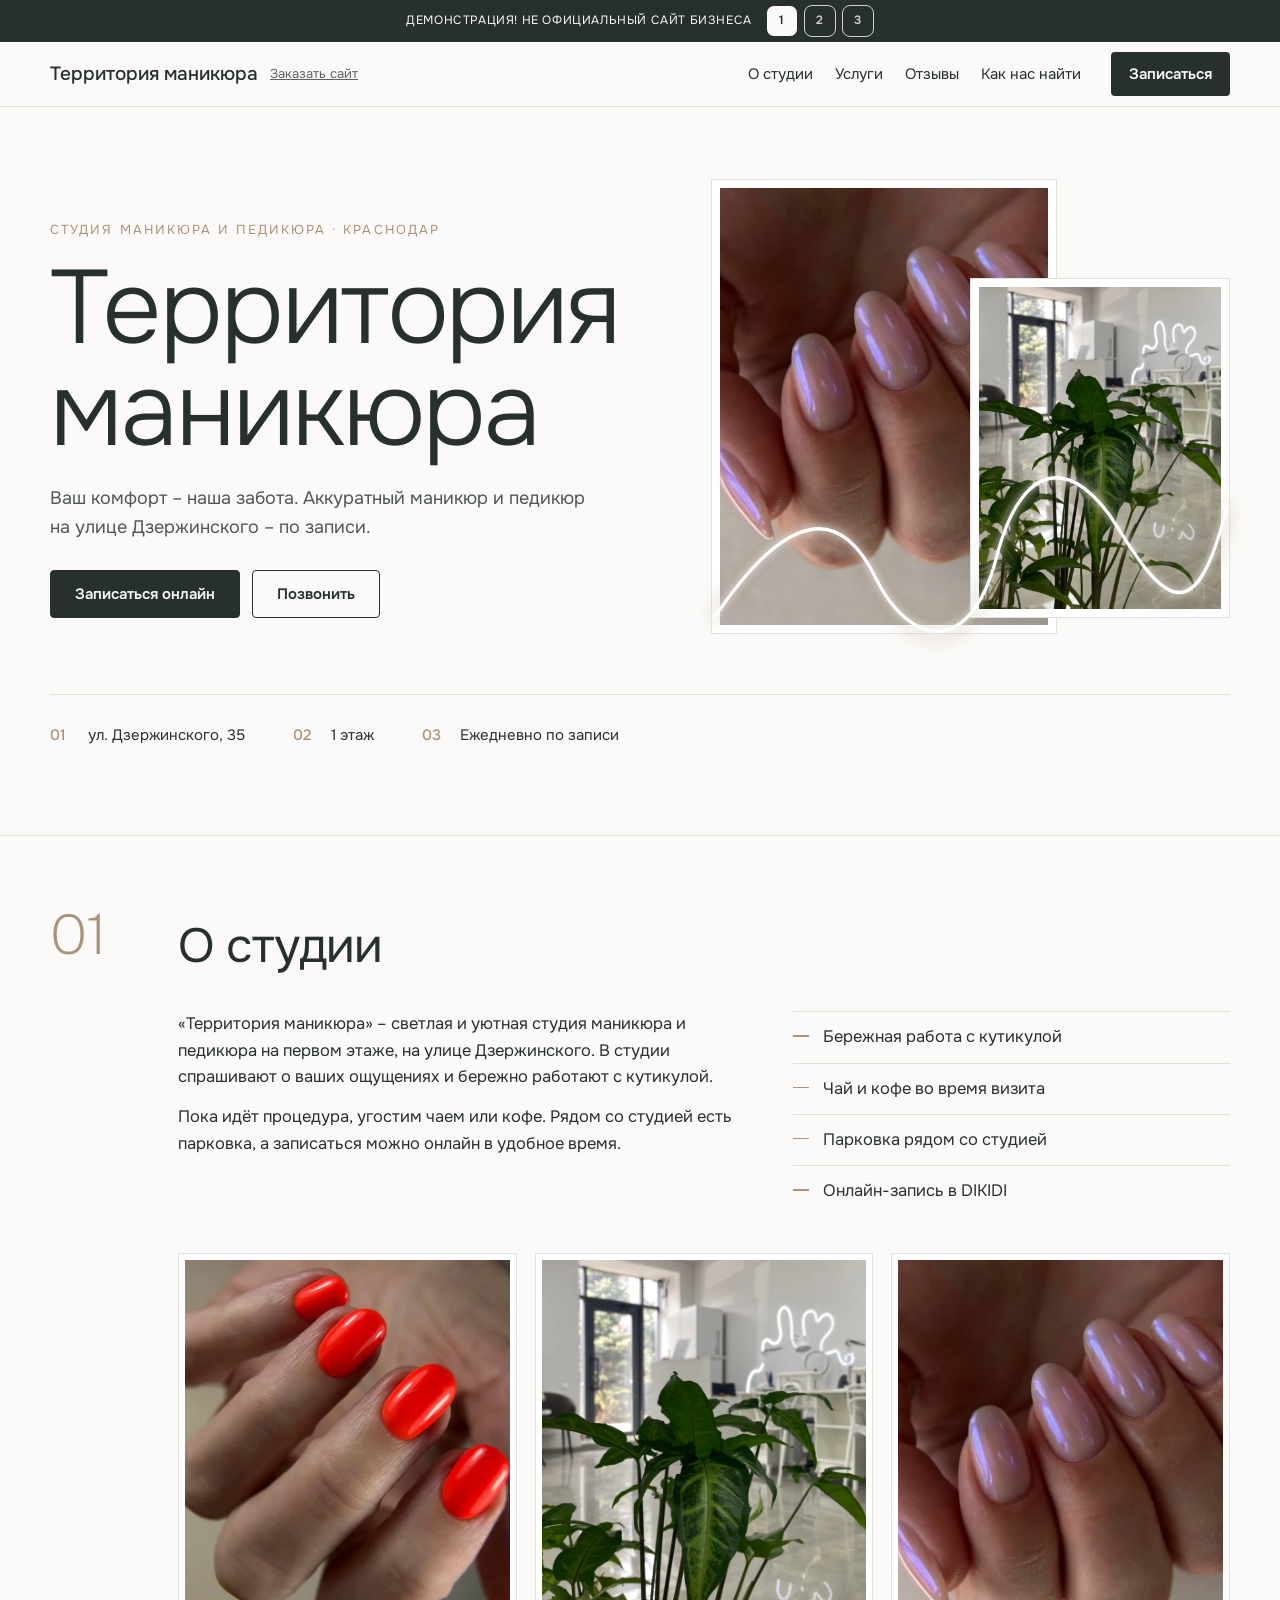
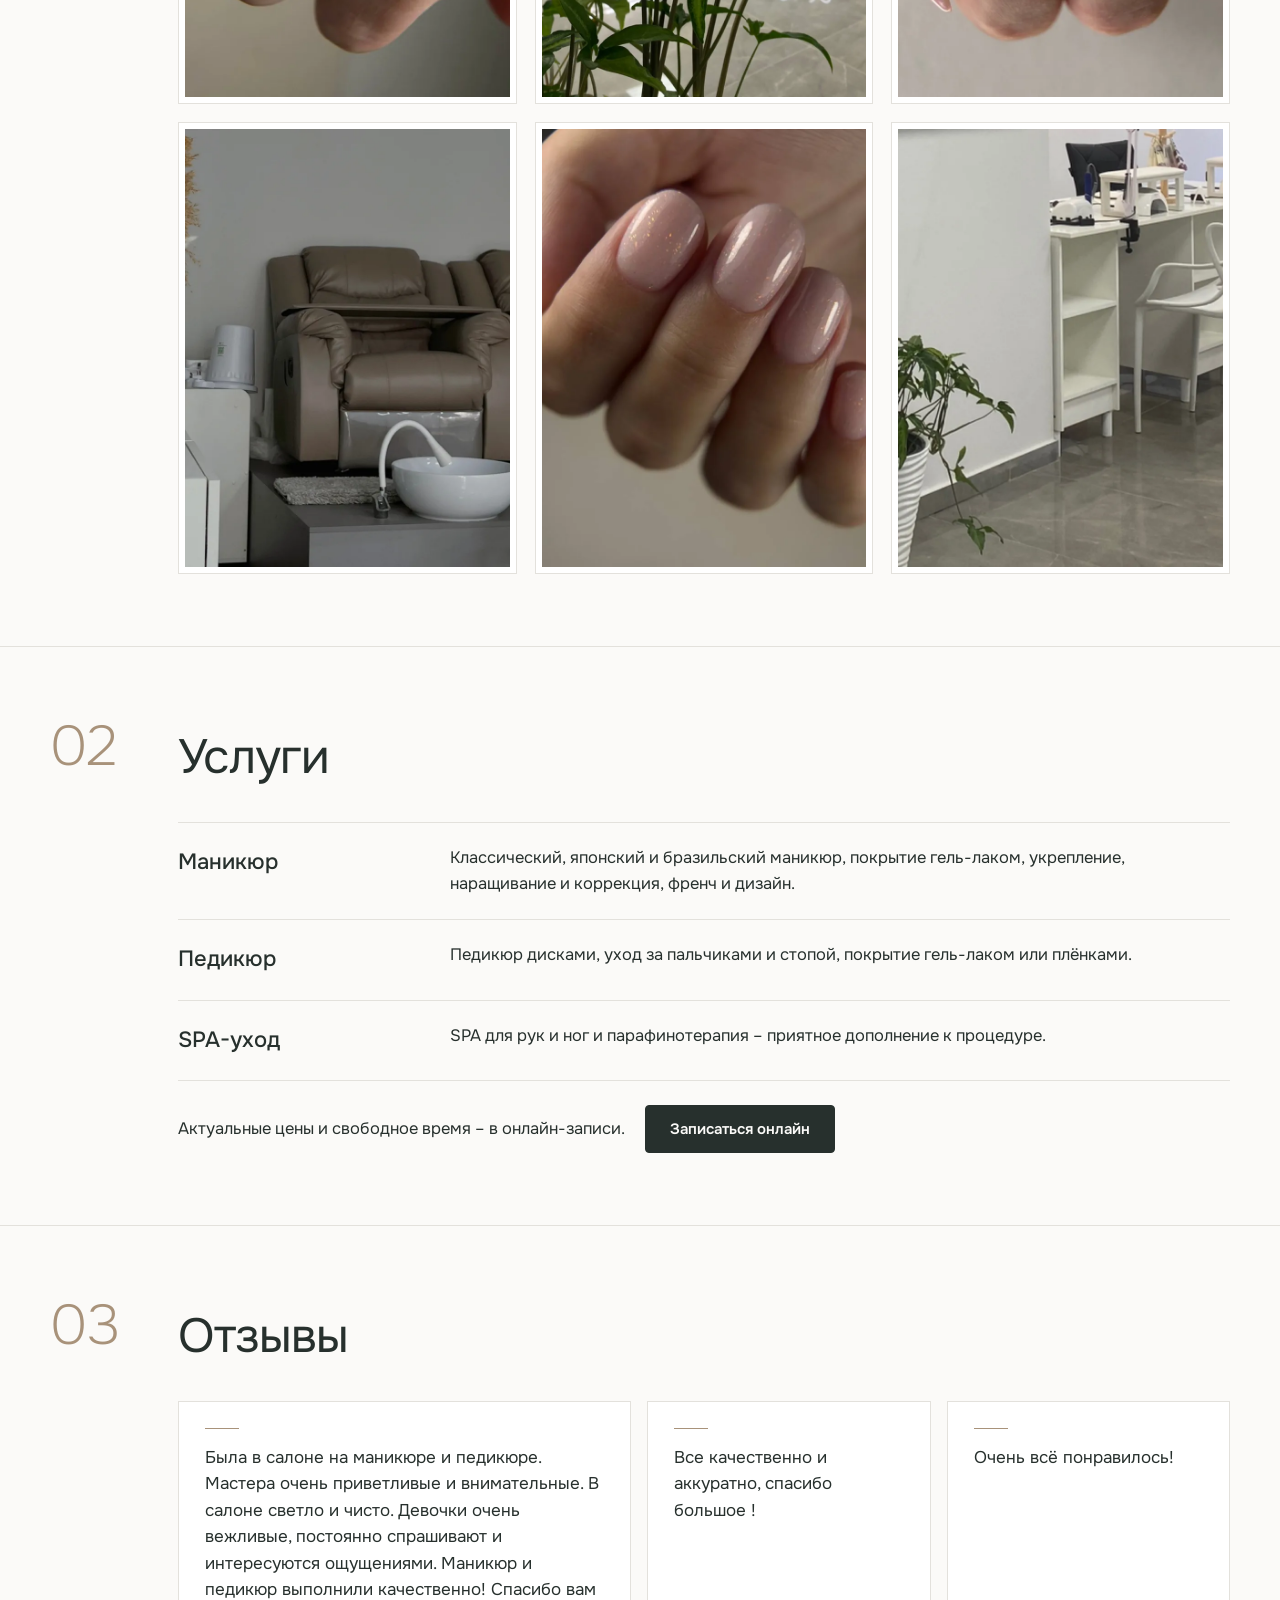
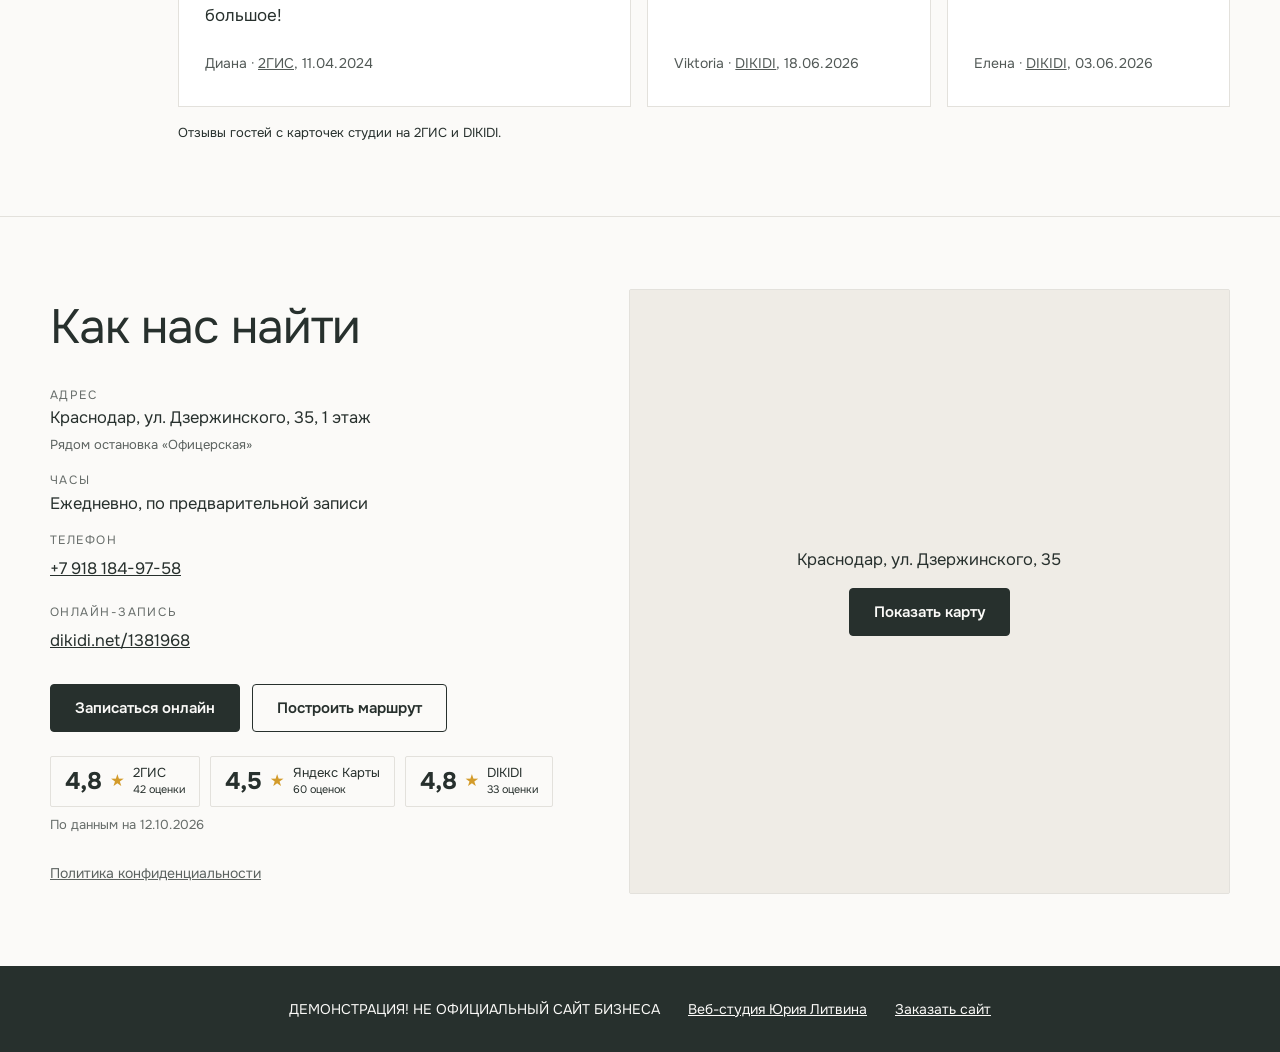
<file: index.html>
<!DOCTYPE html>
<html lang="ru" class="t1">
<head>
<meta charset="utf-8">
<meta name="viewport" content="width=device-width, initial-scale=1">
<meta name="robots" content="noindex, nofollow">
<title>Территория маникюра · студия маникюра и педикюра в Краснодаре</title>
<meta name="description" content="Территория маникюра · студия маникюра и педикюра в Краснодаре на ул. Дзержинского, 35: маникюр, педикюр, SPA для рук и ног. Онлайн-запись.">
<meta name="theme-color" content="#fbfaf8">
<link rel="icon" href="logos/favicon.ico" sizes="any">
<link rel="icon" href="logos/favicon.svg" type="image/svg+xml">
<link rel="icon" href="logos/favicon-32x32.png" type="image/png" sizes="32x32">
<link rel="apple-touch-icon" href="logos/apple-touch-icon.png">
<link rel="preload" href="fonts/onest-cyr.woff2" as="font" type="font/woff2" crossorigin>
<link rel="stylesheet" href="css/base.css">
<link rel="stylesheet" href="css/t1.css">
</head>
<body>
<a class="skip" href="#main">Перейти к содержимому</a>
<div class="bar" data-bar>
  <div class="strip"><p>ДЕМОНСТРАЦИЯ! НЕ ОФИЦИАЛЬНЫЙ САЙТ БИЗНЕСА</p><nav class="sw" aria-label="Варианты дизайна"><ul><li><a href="index.html" aria-current="page" aria-label="Вариант дизайна 1">1</a></li><li><a href="v2/index.html" aria-label="Вариант дизайна 2">2</a></li><li><a href="v3/index.html" aria-label="Вариант дизайна 3">3</a></li></ul></nav></div>
  <header class="hd"><div class="hd__in"><a class="logo" href="#top" aria-label="Территория маникюра"><span class="logo__w1">Территория</span><span class="logo__w2"> маникюра</span></a><a class="ord" href="https://litviniuv.ru/webstudio/order/?c=e5jz">Заказать сайт</a><nav class="anchors" data-anchors aria-label="Разделы"><ul><li><a href="#about">О студии</a></li><li><a href="#services">Услуги</a></li><li><a href="#reviews">Отзывы</a></li><li><a href="#contacts">Как нас найти</a></li></ul></nav><a class="bk bk--wide" href="https://dikidi.net/1381968">Записаться</a><a class="bk bk--pill" href="https://dikidi.net/1381968" aria-label="Записаться онлайн"><span aria-hidden="true">Запись</span><svg viewBox="0 0 20 20" width="16" height="16" aria-hidden="true"><path fill="currentColor" d="M6 1h2v2h4V1h2v2h3a1 1 0 0 1 1 1v13a1 1 0 0 1-1 1H3a1 1 0 0 1-1-1V4a1 1 0 0 1 1-1h3zm10 6H4v9h12zM6 9h3v3H6z"/></svg></a><button class="tg" type="button" data-sheet-toggle aria-expanded="false" aria-controls="sheet" aria-label="Открыть меню"><span></span><span></span></button></div></header>
</div>
<div class="sheet" id="sheet" hidden>
  <nav aria-label="Меню"><ul><li><a href="#about">О студии</a></li><li><a href="#services">Услуги</a></li><li><a href="#reviews">Отзывы</a></li><li><a href="#contacts">Как нас найти</a></li><li><a href="https://dikidi.net/1381968">Записаться онлайн</a></li><li><a href="https://litviniuv.ru/webstudio/order/?c=e5jz">Заказать сайт</a></li></ul></nav>
  <p class="sheet__info">Краснодар, ул. Дзержинского, 35, 1 этаж<br>Ежедневно, по предварительной записи<br><a href="tel:+79181849758">+7 918 184-97-58</a></p>
</div>
<main id="main">
  <section class="hero1" id="top" aria-labelledby="h-top">
    <div class="in hero1__grid">
      <div class="hero1__txt">
        <p class="kick">Студия маникюра и педикюра · Краснодар</p>
        <h1 id="h-top">Территория маникюра</h1>
        <p class="lead">Ваш комфорт – наша забота. Аккуратный маникюр и педикюр на улице Дзержинского – по записи.</p>
        <div class="acts"><a class="btn btn--main" href="https://dikidi.net/1381968">Записаться онлайн</a><a class="btn btn--line" href="tel:+79181849758">Позвонить</a></div>
      </div>
      <div class="hero1__pics">
        <figure class="pic pic--a"><img class="" src="images/work-02.webp" alt="Молочно-розовый маникюр с перламутровой втиркой на миндальных ногтях" width="720" height="960" fetchpriority="high"></figure>
        <figure class="pic pic--b"><img class="" src="images/interior-02.webp" alt="Зал студии с белыми маникюрными столами и неоновой линией на стене" width="720" height="960" loading="lazy" decoding="async"></figure>
        <svg class="neon" viewBox="0 0 600 220" aria-hidden="true" preserveAspectRatio="none"><path pathLength="1" d="M4 170 C 90 60, 150 60, 190 130 S 300 210, 330 110 S 420 10, 470 80 S 560 190, 596 60"/></svg>
      </div>
      <ul class="hero1__meta"><li><b>01</b>ул. Дзержинского, 35</li><li><b>02</b>1 этаж</li><li><b>03</b>Ежедневно по записи</li></ul>
    </div>
  </section>
  <section class="sec row" id="about" aria-labelledby="h-about">
    <div class="in row__in">
      <p class="row__n" aria-hidden="true">01</p>
      <div class="row__body">
        <h2 id="h-about" data-in>О студии</h2>
        <div class="cols" data-in><div><p>«Территория маникюра» – светлая и уютная студия маникюра и педикюра на первом этаже, на улице Дзержинского. В студии спрашивают о ваших ощущениях и бережно работают с кутикулой.</p><p>Пока идёт процедура, угостим чаем или кофе. Рядом со студией есть парковка, а записаться можно онлайн в удобное время.</p></div><ul class="ticks"><li>Бережная работа с кутикулой</li><li>Чай и кофе во время визита</li><li>Парковка рядом со студией</li><li>Онлайн-запись в DIKIDI</li></ul></div>
        <ul class="gal" data-group aria-label="Фото студии и работ"><li data-in><img class="" src="images/work-01.webp" alt="Яркий красно-оранжевый маникюр на коротких овальных ногтях" width="720" height="960" loading="lazy" decoding="async"></li><li data-in><img class="" src="images/interior-02.webp" alt="Зал студии с белыми маникюрными столами и неоновой линией на стене" width="720" height="960" loading="lazy" decoding="async"></li><li data-in><img class="" src="images/work-02.webp" alt="Молочно-розовый маникюр с перламутровой втиркой на миндальных ногтях" width="720" height="960" loading="lazy" decoding="async"></li><li data-in><img class="" src="images/interior-03.webp" alt="Педикюрная зона с кожаными креслами и ванночкой" width="720" height="960" loading="lazy" decoding="async"></li><li data-in><img class="" src="images/work-03.webp" alt="Нюдовый маникюр с золотистым шиммером" width="720" height="960" loading="lazy" decoding="async"></li><li data-in><img class="" src="images/interior-01.webp" alt="Маникюрные столы с лампами и белыми стульями" width="720" height="960" loading="lazy" decoding="async"></li></ul>
      </div>
    </div>
  </section>
  <section class="sec row" id="services" aria-labelledby="h-services">
    <div class="in row__in">
      <p class="row__n" aria-hidden="true">02</p>
      <div class="row__body">
        <h2 id="h-services" data-in>Услуги</h2>
        <dl class="svc"><div data-in><dt>Маникюр</dt><dd>Классический, японский и бразильский маникюр, покрытие гель-лаком, укрепление, наращивание и коррекция, френч и дизайн.</dd></div><div data-in><dt>Педикюр</dt><dd>Педикюр дисками, уход за пальчиками и стопой, покрытие гель-лаком или плёнками.</dd></div><div data-in><dt>SPA-уход</dt><dd>SPA для рук и ног и парафинотерапия – приятное дополнение к процедуре.</dd></div></dl>
        <p class="svc__cta" data-in>Актуальные цены и свободное время – в онлайн-записи. <a class="btn btn--main" href="https://dikidi.net/1381968">Записаться онлайн</a></p>
      </div>
    </div>
  </section>
  <section class="sec row" id="reviews" aria-labelledby="h-reviews">
    <div class="in row__in">
      <p class="row__n" aria-hidden="true">03</p>
      <div class="row__body">
        <h2 id="h-reviews" data-in>Отзывы</h2>
        <ul class="rvs"><li data-in><figure class="rv"><blockquote><p>Была в салоне на маникюре и педикюре. Мастера очень приветливые и внимательные. В салоне светло и чисто. Девочки очень вежливые, постоянно спрашивают и интересуются ощущениями. Маникюр и педикюр выполнили качественно! Спасибо вам большое!</p></blockquote><figcaption>Диана · <a href="https://2gis.ru/krasnodar/firm/70000001082377107">2ГИС</a>, 11.04.2024</figcaption></figure></li><li data-in><figure class="rv"><blockquote><p>Все качественно и аккуратно, спасибо большое !</p></blockquote><figcaption>Viktoria · <a href="https://dikidi.net/1381968">DIKIDI</a>, 18.06.2026</figcaption></figure></li><li data-in><figure class="rv"><blockquote><p>Очень всё понравилось!</p></blockquote><figcaption>Елена · <a href="https://dikidi.net/1381968">DIKIDI</a>, 03.06.2026</figcaption></figure></li></ul>
        <p class="note" data-in>Отзывы гостей с карточек студии на 2ГИС и DIKIDI.</p>
      </div>
    </div>
  </section>

  <section class="sec contacts" id="contacts" aria-labelledby="h-contacts">
    <div class="in contacts__grid">
      <div class="contacts__txt" data-in>
        <h2 id="h-contacts">Как нас найти</h2>
        <dl class="facts">
          <div><dt>Адрес</dt><dd>Краснодар, ул. Дзержинского, 35, 1 этаж<br><small>Рядом остановка «Офицерская»</small></dd></div>
          <div><dt>Часы</dt><dd>Ежедневно, по предварительной записи</dd></div>
          <div><dt>Телефон</dt><dd><a href="tel:+79181849758">+7 918 184-97-58</a></dd></div>
          <div><dt>Онлайн-запись</dt><dd><a href="https://dikidi.net/1381968">dikidi.net/1381968</a></dd></div>
        </dl>
        <div class="acts"><a class="btn btn--main" href="https://dikidi.net/1381968">Записаться онлайн</a><a class="btn btn--line" href="https://yandex.ru/maps/?rtext=~%D0%9A%D1%80%D0%B0%D1%81%D0%BD%D0%BE%D0%B4%D0%B0%D1%80%2C%20%D1%83%D0%BB%D0%B8%D1%86%D0%B0%20%D0%94%D0%B7%D0%B5%D1%80%D0%B6%D0%B8%D0%BD%D1%81%D0%BA%D0%BE%D0%B3%D0%BE%2C%2035">Построить маршрут</a></div>
        <ul class="rate" aria-label="Оценки на картах и в сервисе записи"><li><a href="https://2gis.ru/krasnodar/firm/70000001082377107"><b>4,8</b><span>★</span><i>2ГИС<br><small>42 оценки</small></i></a></li><li><a href="https://yandex.com/maps/org/territoriya_manikyura/97440783743/"><b>4,5</b><span>★</span><i>Яндекс Карты<br><small>60 оценок</small></i></a></li><li><a href="https://dikidi.net/1381968"><b>4,8</b><span>★</span><i>DIKIDI<br><small>33 оценки</small></i></a></li></ul><p class="rate__date">По данным на 12.10.2026</p>
        <p class="legal"><a href="privacy/index.html">Политика конфиденциальности</a></p>
      </div>
      <div class="map" data-map="https://yandex.ru/map-widget/v1/?text=%D0%9A%D1%80%D0%B0%D1%81%D0%BD%D0%BE%D0%B4%D0%B0%D1%80%2C%20%D1%83%D0%BB%D0%B8%D1%86%D0%B0%20%D0%94%D0%B7%D0%B5%D1%80%D0%B6%D0%B8%D0%BD%D1%81%D0%BA%D0%BE%D0%B3%D0%BE%2C%2035&z=17" data-map-title="Карта: Краснодар, улица Дзержинского, 35" data-in>
        <div class="map__ph"><p>Краснодар, ул. Дзержинского, 35</p><button class="btn btn--main" type="button" hidden>Показать карту</button></div>
      </div>
    </div>
  </section>
</main>
<footer class="ft"><ul>
  <li>ДЕМОНСТРАЦИЯ! НЕ ОФИЦИАЛЬНЫЙ САЙТ БИЗНЕСА</li>
  <li><a href="https://litviniuv.ru/webstudio/">Веб-студия Юрия Литвина</a></li>
  <li><a href="https://litviniuv.ru/webstudio/order/?c=e5jz">Заказать сайт</a></li>
</ul></footer>
<script src="js/core.js" defer></script>
<script src="js/t1.js" defer></script>
</body>
</html>
</file>
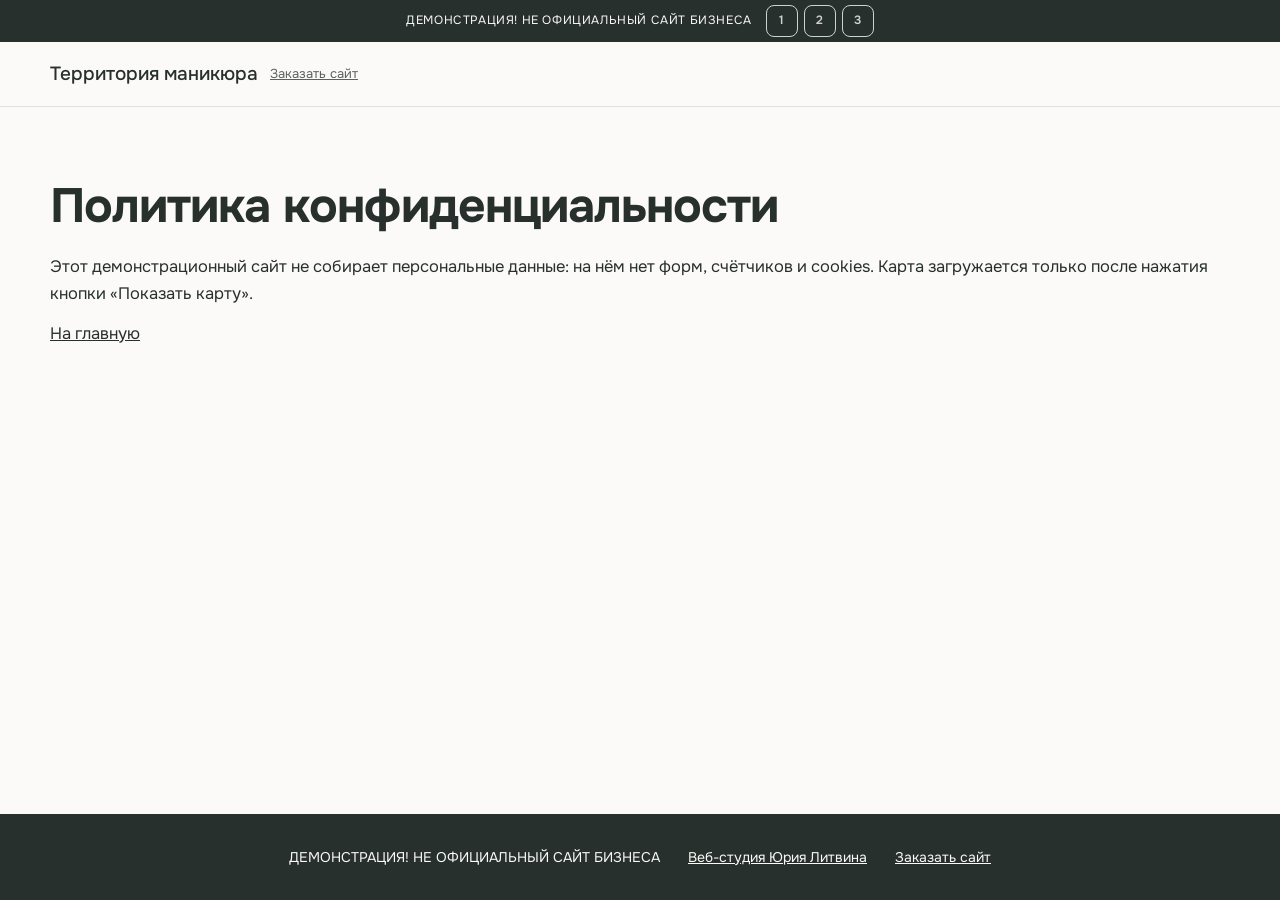
<file: privacy/index.html>
<!DOCTYPE html>
<html lang="ru" class="t1 plain">
<head>
<meta charset="utf-8">
<meta name="viewport" content="width=device-width, initial-scale=1">
<meta name="robots" content="noindex, nofollow">
<title>Политика конфиденциальности · Территория маникюра</title>
<meta name="description" content="Территория маникюра · студия маникюра и педикюра в Краснодаре на ул. Дзержинского, 35: маникюр, педикюр, SPA для рук и ног. Онлайн-запись.">
<meta name="theme-color" content="#fbfaf8">
<link rel="icon" href="../logos/favicon.ico" sizes="any">
<link rel="icon" href="../logos/favicon.svg" type="image/svg+xml">
<link rel="icon" href="../logos/favicon-32x32.png" type="image/png" sizes="32x32">
<link rel="apple-touch-icon" href="../logos/apple-touch-icon.png">
<link rel="preload" href="../fonts/onest-cyr.woff2" as="font" type="font/woff2" crossorigin>
<link rel="stylesheet" href="../css/base.css">
<link rel="stylesheet" href="../css/t1.css">
</head>
<body>
<div class="bar" data-bar>
  <div class="strip"><p>ДЕМОНСТРАЦИЯ! НЕ ОФИЦИАЛЬНЫЙ САЙТ БИЗНЕСА</p><nav class="sw" aria-label="Варианты дизайна"><ul><li><a href="../index.html" aria-label="Вариант дизайна 1">1</a></li><li><a href="../v2/index.html" aria-label="Вариант дизайна 2">2</a></li><li><a href="../v3/index.html" aria-label="Вариант дизайна 3">3</a></li></ul></nav></div>
  <header class="hd"><div class="hd__in"><a class="logo" href="../index.html" aria-label="Территория маникюра"><span class="logo__w1">Территория</span><span class="logo__w2"> маникюра</span></a><a class="ord" href="https://litviniuv.ru/webstudio/order/?c=e5jz">Заказать сайт</a></div></header>
</div>
<main id="main" class="plain__main"><div class="in"><h1>Политика конфиденциальности</h1><p>Этот демонстрационный сайт не собирает персональные данные: на нём нет форм, счётчиков и cookies. Карта загружается только после нажатия кнопки «Показать карту».</p><p><a href="../index.html">На главную</a></p></div></main>
<footer class="ft"><ul>
  <li>ДЕМОНСТРАЦИЯ! НЕ ОФИЦИАЛЬНЫЙ САЙТ БИЗНЕСА</li>
  <li><a href="https://litviniuv.ru/webstudio/">Веб-студия Юрия Литвина</a></li>
  <li><a href="https://litviniuv.ru/webstudio/order/?c=e5jz">Заказать сайт</a></li>
</ul></footer>
</body>
</html>
</file>
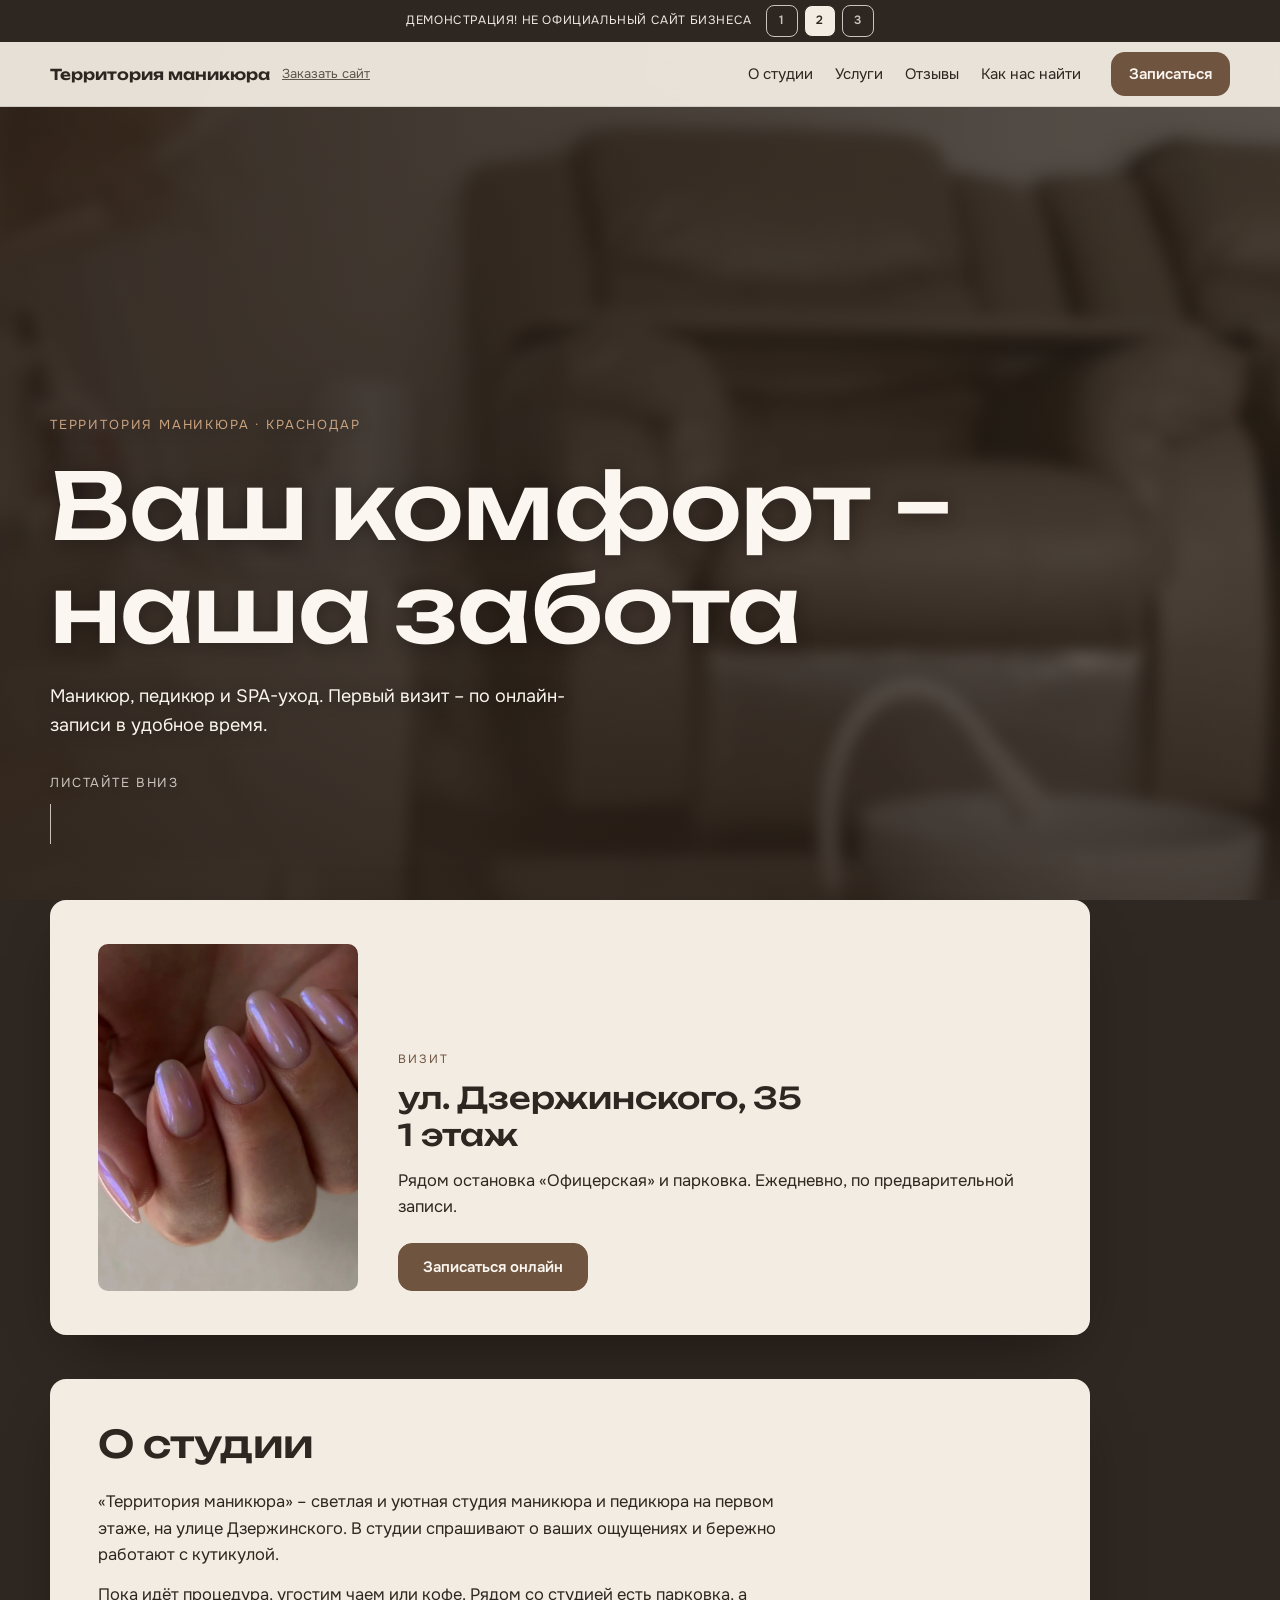
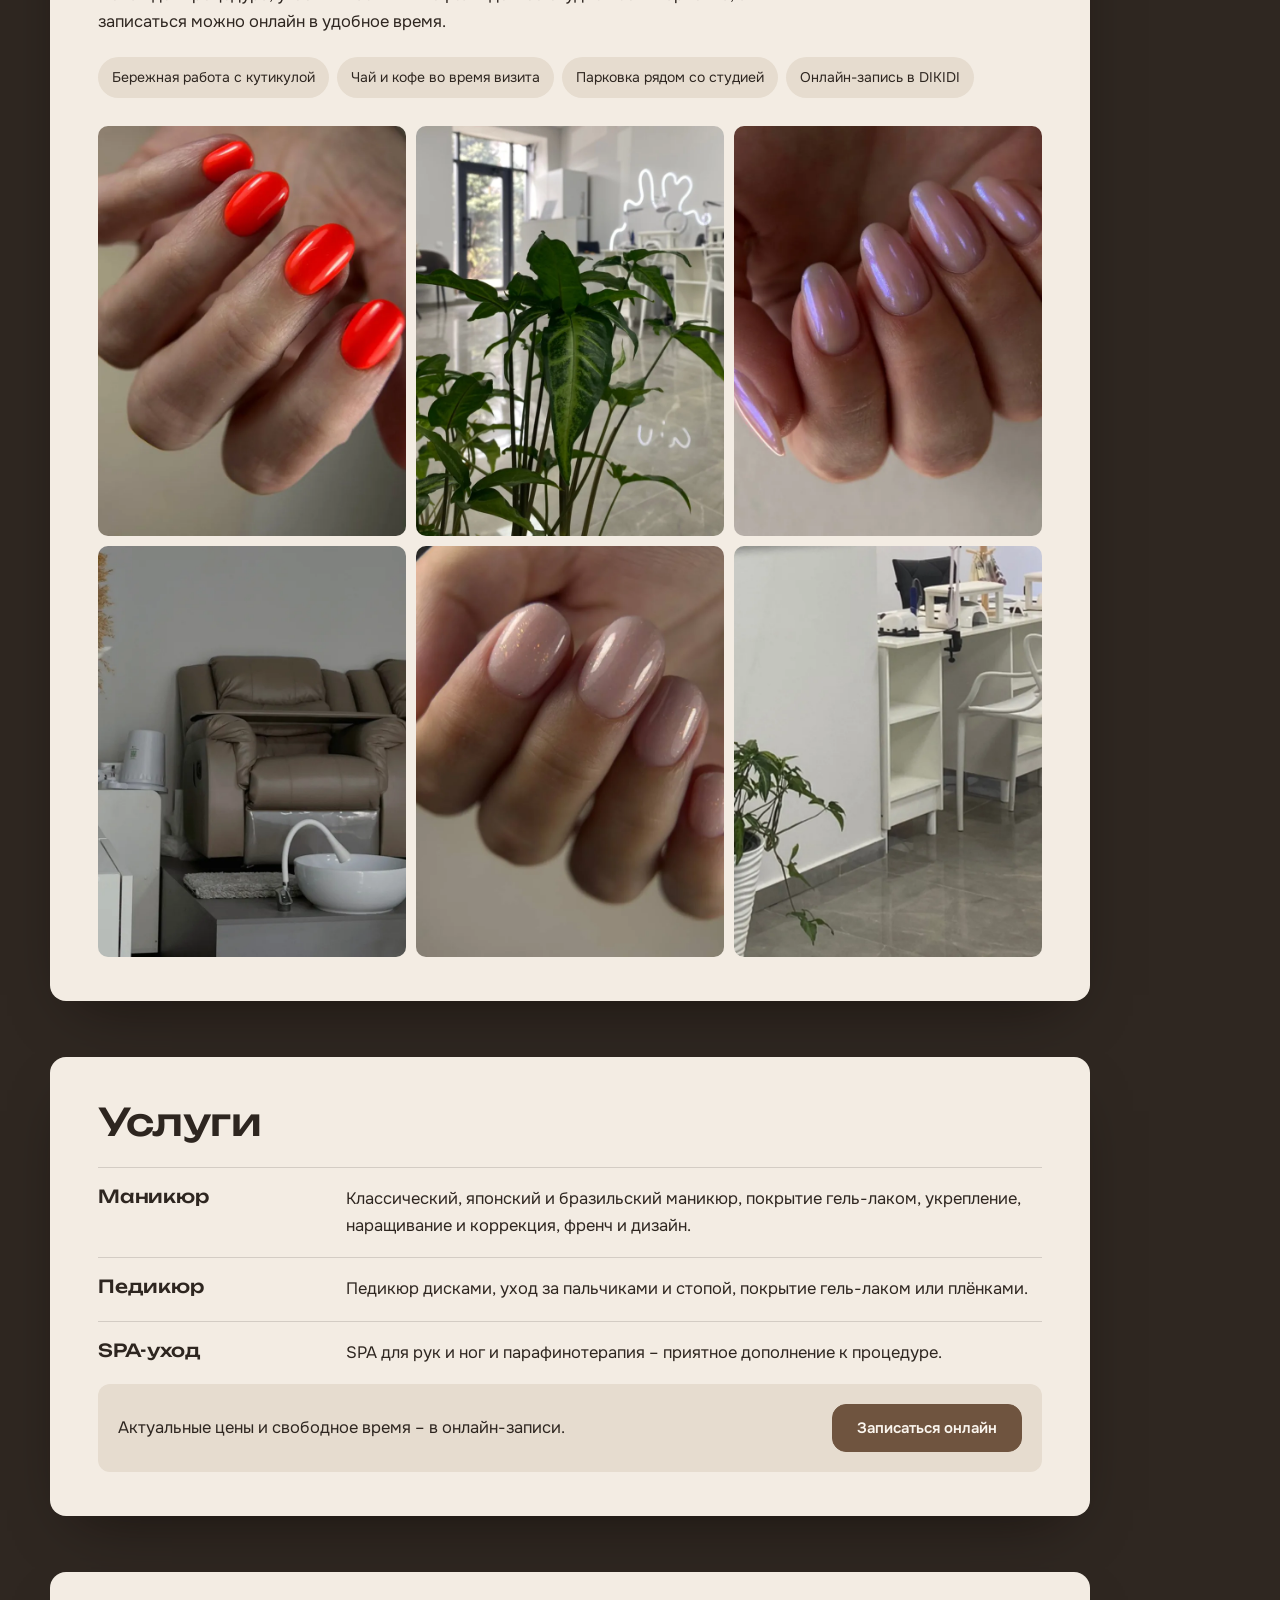
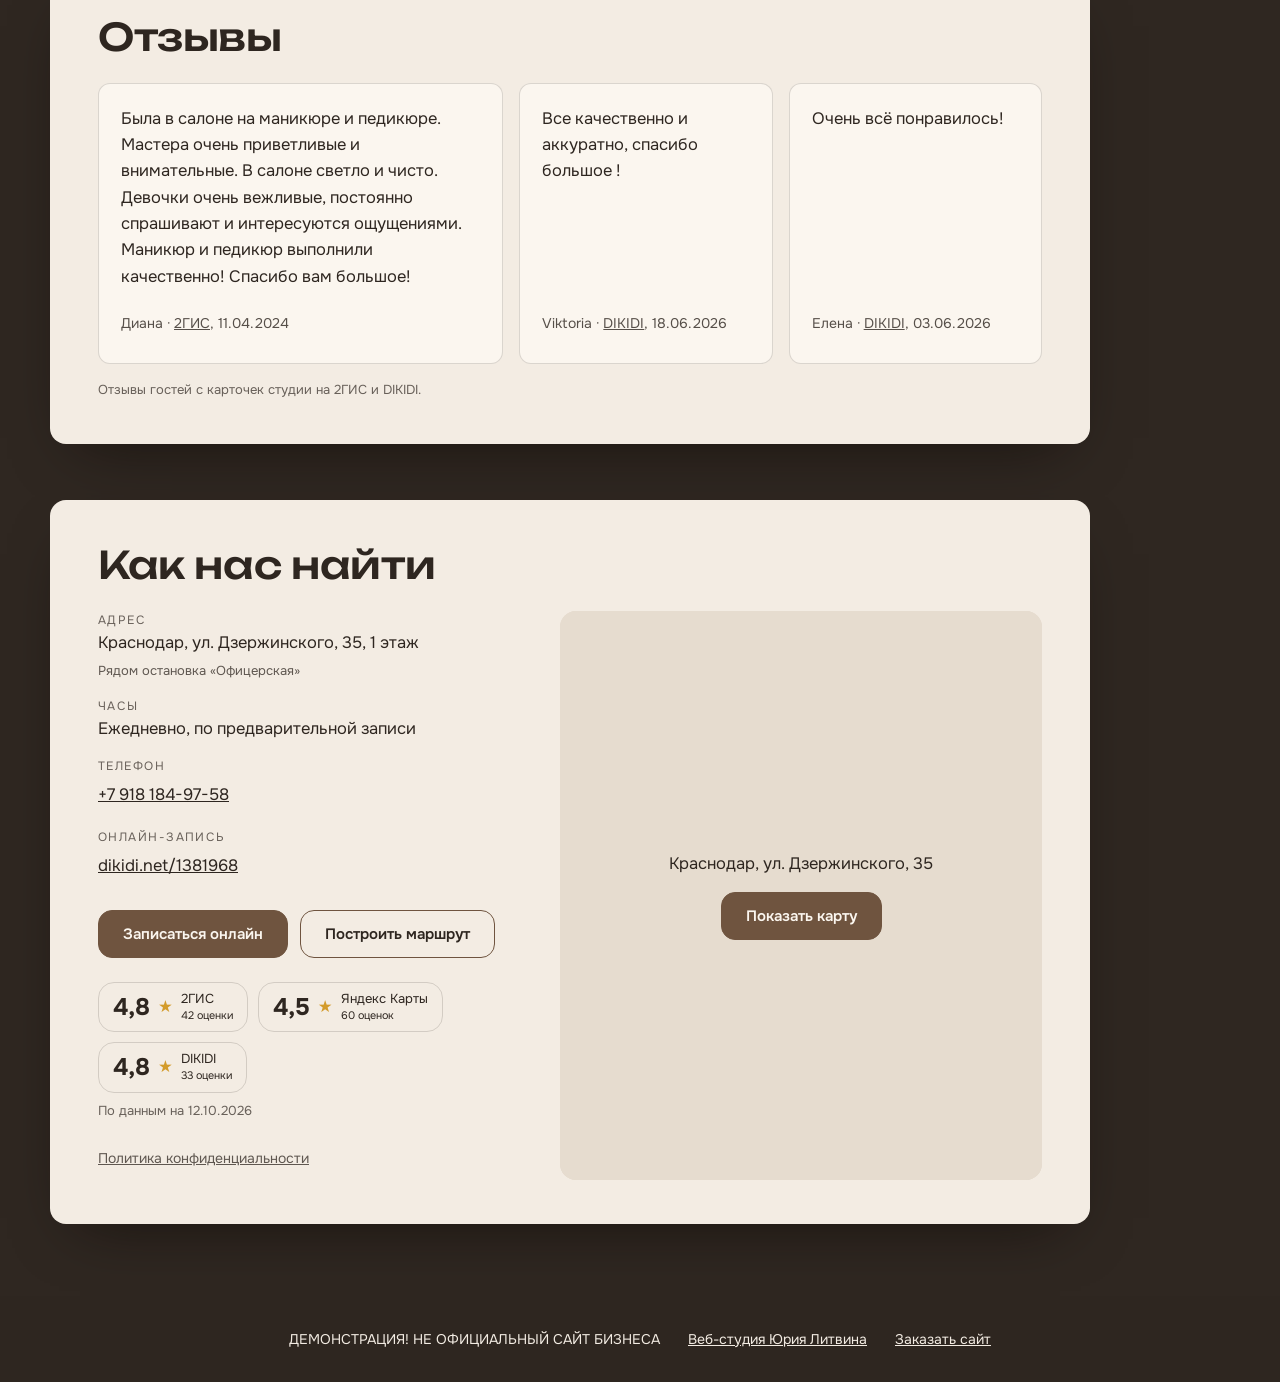
<file: v2/index.html>
<!DOCTYPE html>
<html lang="ru" class="t2">
<head>
<meta charset="utf-8">
<meta name="viewport" content="width=device-width, initial-scale=1">
<meta name="robots" content="noindex, nofollow">
<title>Территория маникюра · студия маникюра и педикюра в Краснодаре</title>
<meta name="description" content="Территория маникюра · студия маникюра и педикюра в Краснодаре на ул. Дзержинского, 35: маникюр, педикюр, SPA для рук и ног. Онлайн-запись.">
<meta name="theme-color" content="#3b3128">
<link rel="icon" href="../logos/favicon.ico" sizes="any">
<link rel="icon" href="../logos/favicon.svg" type="image/svg+xml">
<link rel="icon" href="../logos/favicon-32x32.png" type="image/png" sizes="32x32">
<link rel="apple-touch-icon" href="../logos/apple-touch-icon.png">
<link rel="preload" href="../fonts/unbounded-cyr.woff2" as="font" type="font/woff2" crossorigin>
<link rel="preload" href="../fonts/onest-cyr.woff2" as="font" type="font/woff2" crossorigin>
<link rel="stylesheet" href="../css/base.css">
<link rel="stylesheet" href="../css/t2.css">
</head>
<body>
<a class="skip" href="#main">Перейти к содержимому</a>
<div class="bgph" aria-hidden="true"><img src="../images/bg-chairs.webp" alt="" width="828" height="828"></div>
<div class="prog" aria-hidden="true"><i></i></div>
<div class="bar" data-bar>
  <div class="strip"><p>ДЕМОНСТРАЦИЯ! НЕ ОФИЦИАЛЬНЫЙ САЙТ БИЗНЕСА</p><nav class="sw" aria-label="Варианты дизайна"><ul><li><a href="../index.html" aria-label="Вариант дизайна 1">1</a></li><li><a href="../v2/index.html" aria-current="page" aria-label="Вариант дизайна 2">2</a></li><li><a href="../v3/index.html" aria-label="Вариант дизайна 3">3</a></li></ul></nav></div>
  <header class="hd"><div class="hd__in"><a class="logo" href="#top" aria-label="Территория маникюра"><span class="logo__w1">Территория</span><span class="logo__w2"> маникюра</span></a><a class="ord" href="https://litviniuv.ru/webstudio/order/?c=e5jz">Заказать сайт</a><nav class="anchors" data-anchors aria-label="Разделы"><ul><li><a href="#about">О студии</a></li><li><a href="#services">Услуги</a></li><li><a href="#reviews">Отзывы</a></li><li><a href="#contacts">Как нас найти</a></li></ul></nav><a class="bk bk--wide" href="https://dikidi.net/1381968">Записаться</a><a class="bk bk--pill" href="https://dikidi.net/1381968" aria-label="Записаться онлайн"><span aria-hidden="true">Запись</span><svg viewBox="0 0 20 20" width="16" height="16" aria-hidden="true"><path fill="currentColor" d="M6 1h2v2h4V1h2v2h3a1 1 0 0 1 1 1v13a1 1 0 0 1-1 1H3a1 1 0 0 1-1-1V4a1 1 0 0 1 1-1h3zm10 6H4v9h12zM6 9h3v3H6z"/></svg></a><button class="tg" type="button" data-sheet-toggle aria-expanded="false" aria-controls="sheet" aria-label="Открыть меню"><span></span><span></span></button></div></header>
</div>
<div class="sheet" id="sheet" hidden>
  <nav aria-label="Меню"><ul><li><a href="#about">О студии</a></li><li><a href="#services">Услуги</a></li><li><a href="#reviews">Отзывы</a></li><li><a href="#contacts">Как нас найти</a></li><li><a href="https://dikidi.net/1381968">Записаться онлайн</a></li><li><a href="https://litviniuv.ru/webstudio/order/?c=e5jz">Заказать сайт</a></li></ul></nav>
  <p class="sheet__info">Краснодар, ул. Дзержинского, 35, 1 этаж<br>Ежедневно, по предварительной записи<br><a href="tel:+79181849758">+7 918 184-97-58</a></p>
</div>
<main id="main">
  <section class="hero2" id="top" aria-labelledby="h-top">
    <div class="slogan" data-melt>
      <div class="in">
        <p class="slogan__kick">Территория маникюра · Краснодар</p>
        <h1 id="h-top">Ваш комфорт – наша забота</h1>
        <p class="slogan__line">Маникюр, педикюр и SPA-уход. Первый визит – по онлайн-записи в удобное время.</p>
        <p class="slogan__hint" aria-hidden="true">Листайте вниз</p>
      </div>
    </div>
    <div class="in"><article class="panel panel--visit" data-in aria-label="Как попасть на визит">
      <img class="panel__pic" src="../images/work-02.webp" alt="Молочно-розовый маникюр с перламутровой втиркой на миндальных ногтях" width="720" height="960" fetchpriority="high">
      <div class="panel__txt">
        <p class="panel__kick">Визит</p>
        <p class="panel__big">ул. Дзержинского, 35<br>1 этаж</p>
        <p>Рядом остановка «Офицерская» и парковка. Ежедневно, по предварительной записи.</p>
        <a class="btn btn--main btn--row" href="https://dikidi.net/1381968">Записаться онлайн</a>
      </div>
    </article></div>
  </section>
  <section class="sec" id="about" aria-labelledby="h-about">
    <div class="in"><div class="panel" data-in>
      <h2 id="h-about">О студии</h2>
      <div class="about2"><p>«Территория маникюра» – светлая и уютная студия маникюра и педикюра на первом этаже, на улице Дзержинского. В студии спрашивают о ваших ощущениях и бережно работают с кутикулой.</p><p>Пока идёт процедура, угостим чаем или кофе. Рядом со студией есть парковка, а записаться можно онлайн в удобное время.</p></div>
      <ul class="tags"><li>Бережная работа с кутикулой</li><li>Чай и кофе во время визита</li><li>Парковка рядом со студией</li><li>Онлайн-запись в DIKIDI</li></ul>
      <ul class="gal" data-group aria-label="Фото студии и работ"><li data-in><img class="" src="../images/work-01.webp" alt="Яркий красно-оранжевый маникюр на коротких овальных ногтях" width="720" height="960" loading="lazy" decoding="async"></li><li data-in><img class="" src="../images/interior-02.webp" alt="Зал студии с белыми маникюрными столами и неоновой линией на стене" width="720" height="960" loading="lazy" decoding="async"></li><li data-in><img class="" src="../images/work-02.webp" alt="Молочно-розовый маникюр с перламутровой втиркой на миндальных ногтях" width="720" height="960" loading="lazy" decoding="async"></li><li data-in><img class="" src="../images/interior-03.webp" alt="Педикюрная зона с кожаными креслами и ванночкой" width="720" height="960" loading="lazy" decoding="async"></li><li data-in><img class="" src="../images/work-03.webp" alt="Нюдовый маникюр с золотистым шиммером" width="720" height="960" loading="lazy" decoding="async"></li><li data-in><img class="" src="../images/interior-01.webp" alt="Маникюрные столы с лампами и белыми стульями" width="720" height="960" loading="lazy" decoding="async"></li></ul>
    </div></div>
  </section>

  <section class="sec" id="services" aria-labelledby="h-services">
    <div class="in"><div class="panel" data-in>
      <h2 id="h-services">Услуги</h2>
      <ul class="svc2"><li><h3>Маникюр</h3><p>Классический, японский и бразильский маникюр, покрытие гель-лаком, укрепление, наращивание и коррекция, френч и дизайн.</p></li><li><h3>Педикюр</h3><p>Педикюр дисками, уход за пальчиками и стопой, покрытие гель-лаком или плёнками.</p></li><li><h3>SPA-уход</h3><p>SPA для рук и ног и парафинотерапия – приятное дополнение к процедуре.</p></li></ul>
      <div class="svc2__cta"><p>Актуальные цены и свободное время – в онлайн-записи.</p><a class="btn btn--main" href="https://dikidi.net/1381968">Записаться онлайн</a></div>
    </div></div>
  </section>

  <section class="sec" id="reviews" aria-labelledby="h-reviews">
    <div class="in"><div class="panel" data-in>
      <h2 id="h-reviews">Отзывы</h2>
      <ul class="rvs"><li><figure class="rv"><blockquote><p>Была в салоне на маникюре и педикюре. Мастера очень приветливые и внимательные. В салоне светло и чисто. Девочки очень вежливые, постоянно спрашивают и интересуются ощущениями. Маникюр и педикюр выполнили качественно! Спасибо вам большое!</p></blockquote><figcaption>Диана · <a href="https://2gis.ru/krasnodar/firm/70000001082377107">2ГИС</a>, 11.04.2024</figcaption></figure></li><li><figure class="rv"><blockquote><p>Все качественно и аккуратно, спасибо большое !</p></blockquote><figcaption>Viktoria · <a href="https://dikidi.net/1381968">DIKIDI</a>, 18.06.2026</figcaption></figure></li><li><figure class="rv"><blockquote><p>Очень всё понравилось!</p></blockquote><figcaption>Елена · <a href="https://dikidi.net/1381968">DIKIDI</a>, 03.06.2026</figcaption></figure></li></ul>
      <p class="note">Отзывы гостей с карточек студии на 2ГИС и DIKIDI.</p>
    </div></div>
  </section>

  <section class="sec" id="contacts" aria-labelledby="h-contacts">
    <div class="in"><div class="panel contacts" data-in>
      <h2 id="h-contacts">Как нас найти</h2>
      <div class="contacts__grid"><div class="contacts__txt"><dl class="facts">
          <div><dt>Адрес</dt><dd>Краснодар, ул. Дзержинского, 35, 1 этаж<br><small>Рядом остановка «Офицерская»</small></dd></div>
          <div><dt>Часы</dt><dd>Ежедневно, по предварительной записи</dd></div>
          <div><dt>Телефон</dt><dd><a href="tel:+79181849758">+7 918 184-97-58</a></dd></div>
          <div><dt>Онлайн-запись</dt><dd><a href="https://dikidi.net/1381968">dikidi.net/1381968</a></dd></div>
        </dl>
        <div class="acts"><a class="btn btn--main" href="https://dikidi.net/1381968">Записаться онлайн</a><a class="btn btn--line" href="https://yandex.ru/maps/?rtext=~%D0%9A%D1%80%D0%B0%D1%81%D0%BD%D0%BE%D0%B4%D0%B0%D1%80%2C%20%D1%83%D0%BB%D0%B8%D1%86%D0%B0%20%D0%94%D0%B7%D0%B5%D1%80%D0%B6%D0%B8%D0%BD%D1%81%D0%BA%D0%BE%D0%B3%D0%BE%2C%2035">Построить маршрут</a></div>
        <ul class="rate" aria-label="Оценки на картах и в сервисе записи"><li><a href="https://2gis.ru/krasnodar/firm/70000001082377107"><b>4,8</b><span>★</span><i>2ГИС<br><small>42 оценки</small></i></a></li><li><a href="https://yandex.com/maps/org/territoriya_manikyura/97440783743/"><b>4,5</b><span>★</span><i>Яндекс Карты<br><small>60 оценок</small></i></a></li><li><a href="https://dikidi.net/1381968"><b>4,8</b><span>★</span><i>DIKIDI<br><small>33 оценки</small></i></a></li></ul><p class="rate__date">По данным на 12.10.2026</p>
        <p class="legal"><a href="../privacy/index.html">Политика конфиденциальности</a></p></div>
      <div class="map" data-map="https://yandex.ru/map-widget/v1/?text=%D0%9A%D1%80%D0%B0%D1%81%D0%BD%D0%BE%D0%B4%D0%B0%D1%80%2C%20%D1%83%D0%BB%D0%B8%D1%86%D0%B0%20%D0%94%D0%B7%D0%B5%D1%80%D0%B6%D0%B8%D0%BD%D1%81%D0%BA%D0%BE%D0%B3%D0%BE%2C%2035&z=17" data-map-title="Карта: Краснодар, улица Дзержинского, 35">
        <div class="map__ph"><p>Краснодар, ул. Дзержинского, 35</p><button class="btn btn--main" type="button" hidden>Показать карту</button></div>
      </div></div>
    </div></div>
  </section>
</main>
<footer class="ft"><ul>
  <li>ДЕМОНСТРАЦИЯ! НЕ ОФИЦИАЛЬНЫЙ САЙТ БИЗНЕСА</li>
  <li><a href="https://litviniuv.ru/webstudio/">Веб-студия Юрия Литвина</a></li>
  <li><a href="https://litviniuv.ru/webstudio/order/?c=e5jz">Заказать сайт</a></li>
</ul></footer>
<script src="../js/core.js" defer></script>
<script src="../js/t2.js" defer></script>
</body>
</html>
</file>
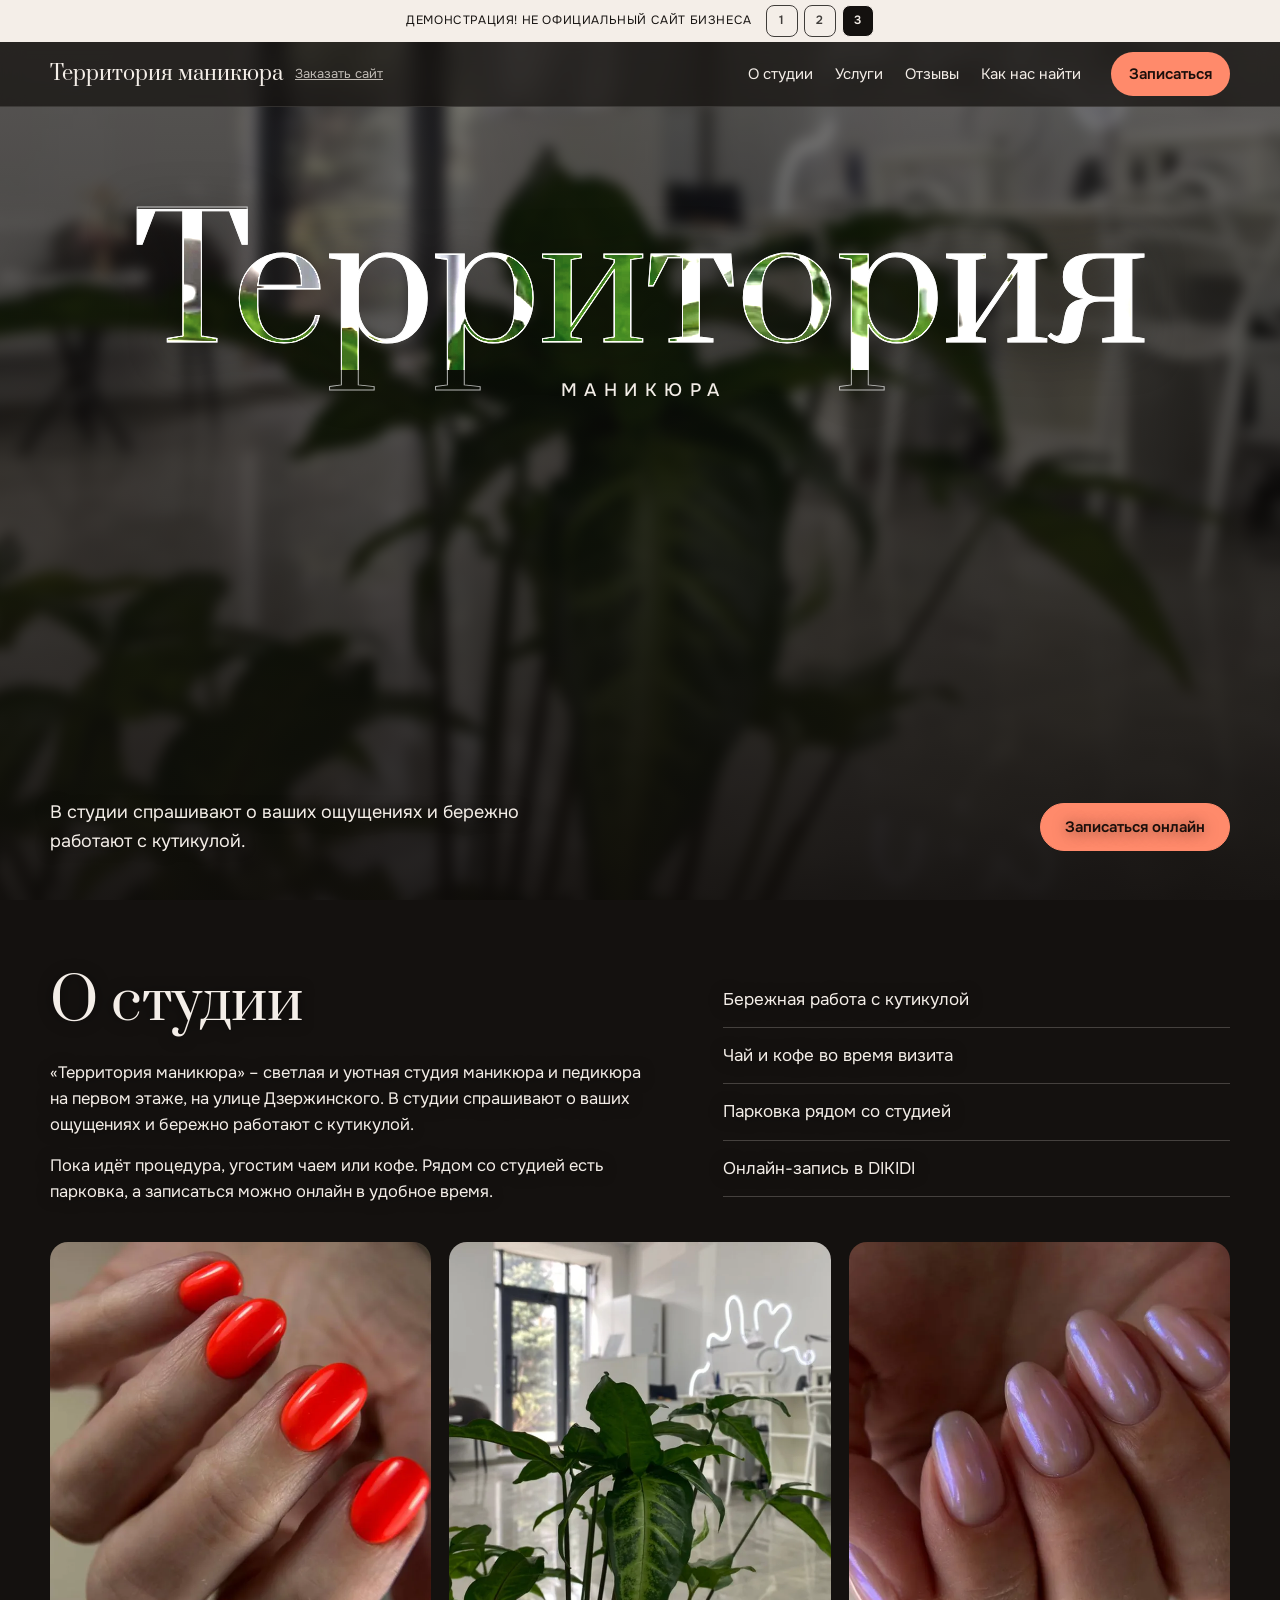
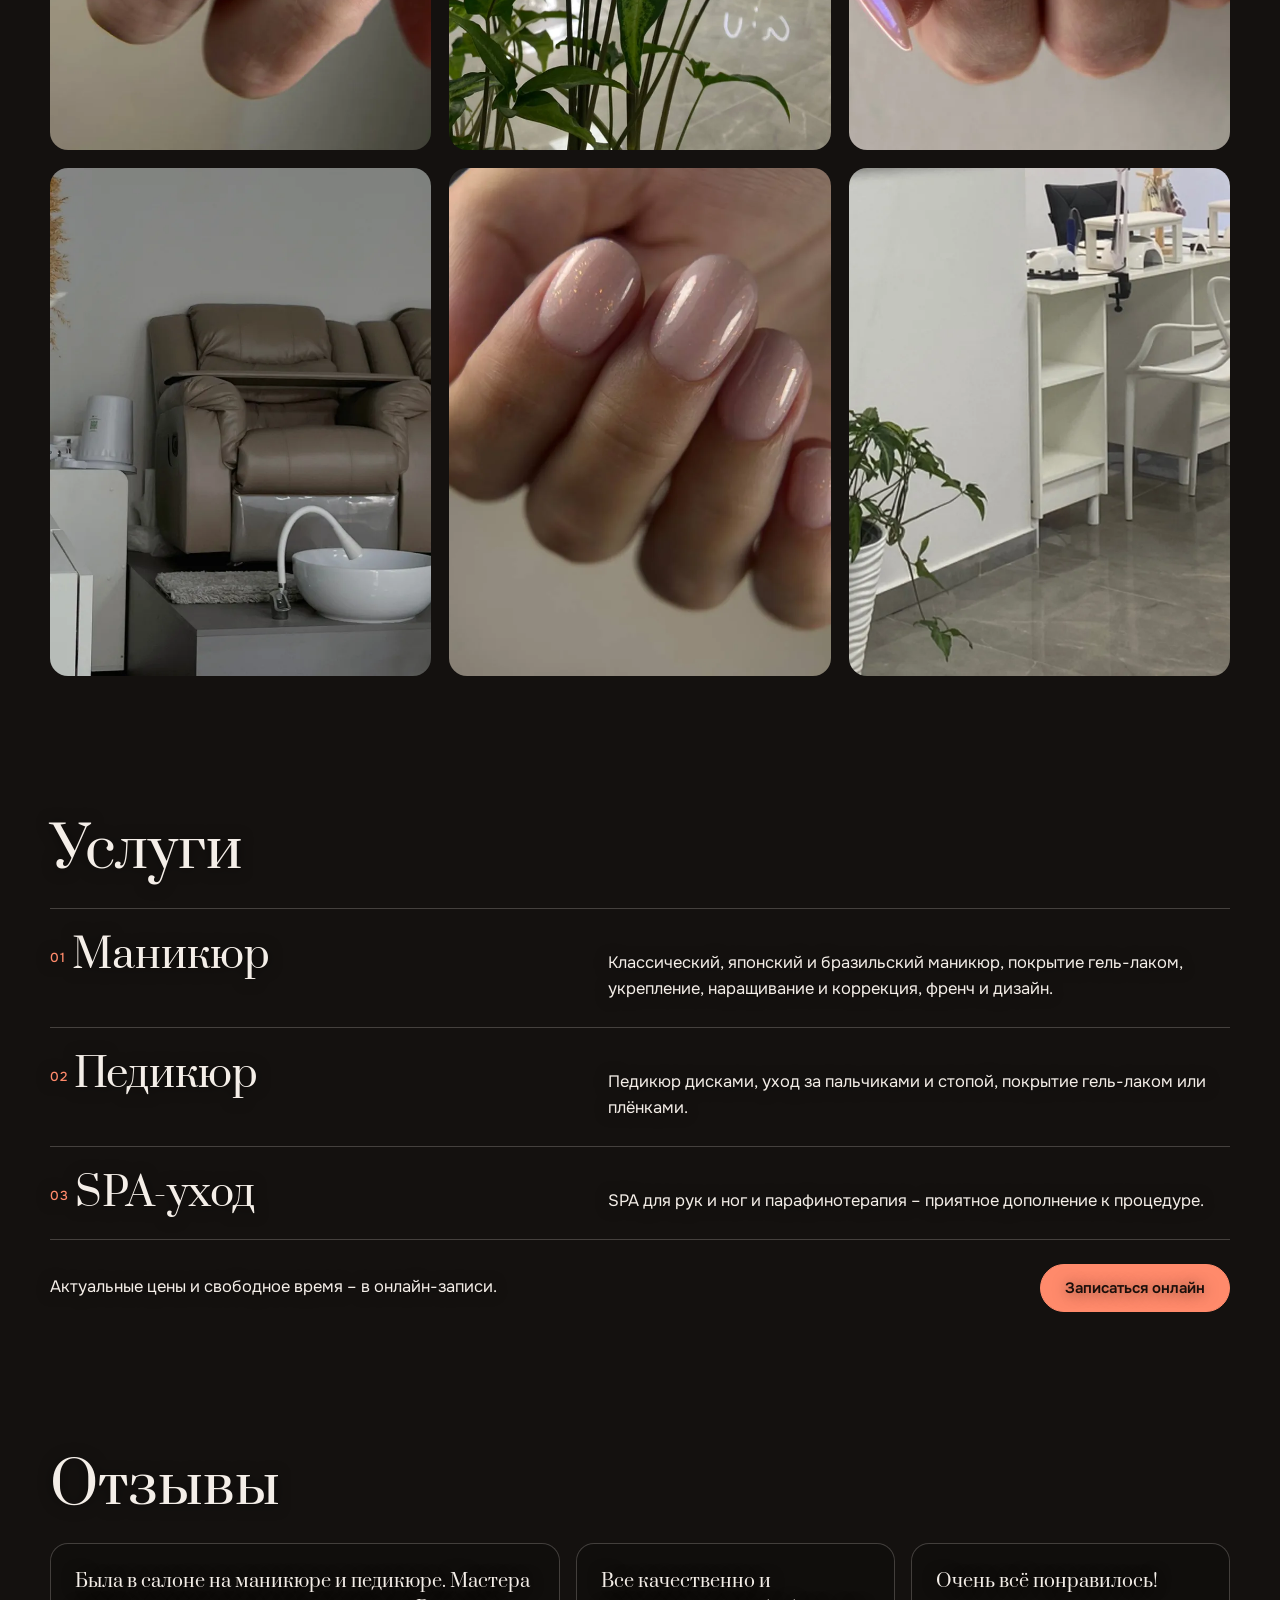
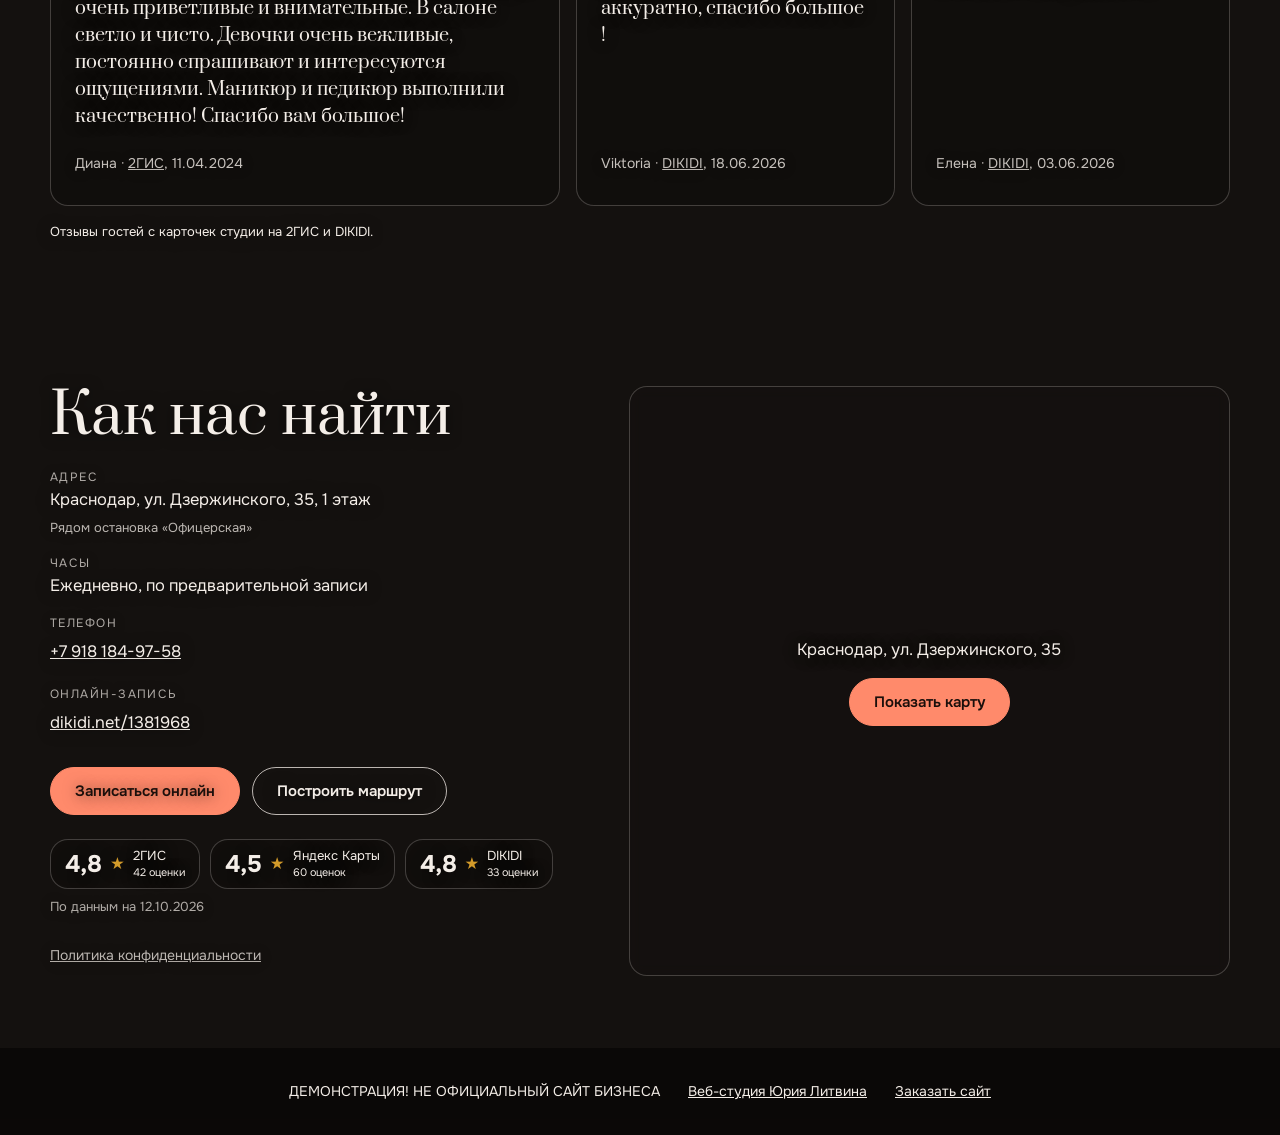
<file: v3/index.html>
<!DOCTYPE html>
<html lang="ru" class="t3">
<head>
<meta charset="utf-8">
<meta name="viewport" content="width=device-width, initial-scale=1">
<meta name="robots" content="noindex, nofollow">
<title>Территория маникюра · студия маникюра и педикюра в Краснодаре</title>
<meta name="description" content="Территория маникюра · студия маникюра и педикюра в Краснодаре на ул. Дзержинского, 35: маникюр, педикюр, SPA для рук и ног. Онлайн-запись.">
<meta name="theme-color" content="#14110f">
<link rel="icon" href="../logos/favicon.ico" sizes="any">
<link rel="icon" href="../logos/favicon.svg" type="image/svg+xml">
<link rel="icon" href="../logos/favicon-32x32.png" type="image/png" sizes="32x32">
<link rel="apple-touch-icon" href="../logos/apple-touch-icon.png">
<link rel="preload" href="../fonts/prata-cyr.woff2" as="font" type="font/woff2" crossorigin>
<link rel="preload" href="../fonts/onest-cyr.woff2" as="font" type="font/woff2" crossorigin>
<link rel="stylesheet" href="../css/base.css">
<link rel="stylesheet" href="../css/t3.css">
</head>
<body>
<a class="skip" href="#main">Перейти к содержимому</a>
<div class="bgph" aria-hidden="true"><img src="../images/bg-hall.webp" alt="" width="828" height="828"></div>
<div class="curtain" aria-hidden="true"></div>
<div class="bar" data-bar>
  <div class="strip"><p>ДЕМОНСТРАЦИЯ! НЕ ОФИЦИАЛЬНЫЙ САЙТ БИЗНЕСА</p><nav class="sw" aria-label="Варианты дизайна"><ul><li><a href="../index.html" aria-label="Вариант дизайна 1">1</a></li><li><a href="../v2/index.html" aria-label="Вариант дизайна 2">2</a></li><li><a href="../v3/index.html" aria-current="page" aria-label="Вариант дизайна 3">3</a></li></ul></nav></div>
  <header class="hd"><div class="hd__in"><a class="logo" href="#top" aria-label="Территория маникюра"><span class="logo__w1">Территория</span><span class="logo__w2"> маникюра</span></a><a class="ord" href="https://litviniuv.ru/webstudio/order/?c=e5jz">Заказать сайт</a><nav class="anchors" data-anchors aria-label="Разделы"><ul><li><a href="#about">О студии</a></li><li><a href="#services">Услуги</a></li><li><a href="#reviews">Отзывы</a></li><li><a href="#contacts">Как нас найти</a></li></ul></nav><a class="bk bk--wide" href="https://dikidi.net/1381968">Записаться</a><a class="bk bk--pill" href="https://dikidi.net/1381968" aria-label="Записаться онлайн"><span aria-hidden="true">Запись</span><svg viewBox="0 0 20 20" width="16" height="16" aria-hidden="true"><path fill="currentColor" d="M6 1h2v2h4V1h2v2h3a1 1 0 0 1 1 1v13a1 1 0 0 1-1 1H3a1 1 0 0 1-1-1V4a1 1 0 0 1 1-1h3zm10 6H4v9h12zM6 9h3v3H6z"/></svg></a><button class="tg" type="button" data-sheet-toggle aria-expanded="false" aria-controls="sheet" aria-label="Открыть меню"><span></span><span></span></button></div></header>
</div>
<div class="sheet" id="sheet" hidden>
  <nav aria-label="Меню"><ul><li><a href="#about">О студии</a></li><li><a href="#services">Услуги</a></li><li><a href="#reviews">Отзывы</a></li><li><a href="#contacts">Как нас найти</a></li><li><a href="https://dikidi.net/1381968">Записаться онлайн</a></li><li><a href="https://litviniuv.ru/webstudio/order/?c=e5jz">Заказать сайт</a></li></ul></nav>
  <p class="sheet__info">Краснодар, ул. Дзержинского, 35, 1 этаж<br>Ежедневно, по предварительной записи<br><a href="tel:+79181849758">+7 918 184-97-58</a></p>
</div>
<main id="main">
  <section class="hero3" id="top" aria-labelledby="h-top">
    <div class="in hero3__in">
      <h1 id="h-top" class="giant"><span class="giant__w">Территория</span><span class="giant__s">маникюра</span></h1>
      <div class="hero3__foot">
        <p>В студии спрашивают о ваших ощущениях и бережно работают с кутикулой.</p>
        <a class="btn btn--main" href="https://dikidi.net/1381968">Записаться онлайн</a>
      </div>
    </div>
  </section>
  <section class="sec" id="about" aria-labelledby="h-about">
    <div class="in about3">
      <div data-in><h2 id="h-about">О студии</h2><p>«Территория маникюра» – светлая и уютная студия маникюра и педикюра на первом этаже, на улице Дзержинского. В студии спрашивают о ваших ощущениях и бережно работают с кутикулой.</p><p>Пока идёт процедура, угостим чаем или кофе. Рядом со студией есть парковка, а записаться можно онлайн в удобное время.</p></div>
      <ul class="lines3" data-in><li>Бережная работа с кутикулой</li><li>Чай и кофе во время визита</li><li>Парковка рядом со студией</li><li>Онлайн-запись в DIKIDI</li></ul>
    </div>
    <div class="in"><ul class="gal" data-group aria-label="Фото студии и работ"><li data-in><img class="" src="../images/work-01.webp" alt="Яркий красно-оранжевый маникюр на коротких овальных ногтях" width="720" height="960" loading="lazy" decoding="async"></li><li data-in><img class="" src="../images/interior-02.webp" alt="Зал студии с белыми маникюрными столами и неоновой линией на стене" width="720" height="960" loading="lazy" decoding="async"></li><li data-in><img class="" src="../images/work-02.webp" alt="Молочно-розовый маникюр с перламутровой втиркой на миндальных ногтях" width="720" height="960" loading="lazy" decoding="async"></li><li data-in><img class="" src="../images/interior-03.webp" alt="Педикюрная зона с кожаными креслами и ванночкой" width="720" height="960" loading="lazy" decoding="async"></li><li data-in><img class="" src="../images/work-03.webp" alt="Нюдовый маникюр с золотистым шиммером" width="720" height="960" loading="lazy" decoding="async"></li><li data-in><img class="" src="../images/interior-01.webp" alt="Маникюрные столы с лампами и белыми стульями" width="720" height="960" loading="lazy" decoding="async"></li></ul></div>
  </section>
  <section class="sec" id="services" aria-labelledby="h-services">
    <div class="in">
      <h2 id="h-services" data-in>Услуги</h2>
      <ol class="svc3"><li data-in><h3>Маникюр</h3><p>Классический, японский и бразильский маникюр, покрытие гель-лаком, укрепление, наращивание и коррекция, френч и дизайн.</p></li><li data-in><h3>Педикюр</h3><p>Педикюр дисками, уход за пальчиками и стопой, покрытие гель-лаком или плёнками.</p></li><li data-in><h3>SPA-уход</h3><p>SPA для рук и ног и парафинотерапия – приятное дополнение к процедуре.</p></li></ol>
      <div class="svc3__cta" data-in><p>Актуальные цены и свободное время – в онлайн-записи.</p><a class="btn btn--main" href="https://dikidi.net/1381968">Записаться онлайн</a></div>
    </div>
  </section>
  <section class="sec" id="reviews" aria-labelledby="h-reviews">
    <div class="in">
      <h2 id="h-reviews" data-in>Отзывы</h2>
      <ul class="rvs"><li data-in><figure class="rv"><blockquote><p>Была в салоне на маникюре и педикюре. Мастера очень приветливые и внимательные. В салоне светло и чисто. Девочки очень вежливые, постоянно спрашивают и интересуются ощущениями. Маникюр и педикюр выполнили качественно! Спасибо вам большое!</p></blockquote><figcaption>Диана · <a href="https://2gis.ru/krasnodar/firm/70000001082377107">2ГИС</a>, 11.04.2024</figcaption></figure></li><li data-in><figure class="rv"><blockquote><p>Все качественно и аккуратно, спасибо большое !</p></blockquote><figcaption>Viktoria · <a href="https://dikidi.net/1381968">DIKIDI</a>, 18.06.2026</figcaption></figure></li><li data-in><figure class="rv"><blockquote><p>Очень всё понравилось!</p></blockquote><figcaption>Елена · <a href="https://dikidi.net/1381968">DIKIDI</a>, 03.06.2026</figcaption></figure></li></ul>
      <p class="note" data-in>Отзывы гостей с карточек студии на 2ГИС и DIKIDI.</p>
    </div>
  </section>

  <section class="sec contacts" id="contacts" aria-labelledby="h-contacts">
    <div class="in contacts__grid">
      <div class="contacts__txt" data-in>
        <h2 id="h-contacts">Как нас найти</h2>
        <dl class="facts">
          <div><dt>Адрес</dt><dd>Краснодар, ул. Дзержинского, 35, 1 этаж<br><small>Рядом остановка «Офицерская»</small></dd></div>
          <div><dt>Часы</dt><dd>Ежедневно, по предварительной записи</dd></div>
          <div><dt>Телефон</dt><dd><a href="tel:+79181849758">+7 918 184-97-58</a></dd></div>
          <div><dt>Онлайн-запись</dt><dd><a href="https://dikidi.net/1381968">dikidi.net/1381968</a></dd></div>
        </dl>
        <div class="acts"><a class="btn btn--main" href="https://dikidi.net/1381968">Записаться онлайн</a><a class="btn btn--line" href="https://yandex.ru/maps/?rtext=~%D0%9A%D1%80%D0%B0%D1%81%D0%BD%D0%BE%D0%B4%D0%B0%D1%80%2C%20%D1%83%D0%BB%D0%B8%D1%86%D0%B0%20%D0%94%D0%B7%D0%B5%D1%80%D0%B6%D0%B8%D0%BD%D1%81%D0%BA%D0%BE%D0%B3%D0%BE%2C%2035">Построить маршрут</a></div>
        <ul class="rate" aria-label="Оценки на картах и в сервисе записи"><li><a href="https://2gis.ru/krasnodar/firm/70000001082377107"><b>4,8</b><span>★</span><i>2ГИС<br><small>42 оценки</small></i></a></li><li><a href="https://yandex.com/maps/org/territoriya_manikyura/97440783743/"><b>4,5</b><span>★</span><i>Яндекс Карты<br><small>60 оценок</small></i></a></li><li><a href="https://dikidi.net/1381968"><b>4,8</b><span>★</span><i>DIKIDI<br><small>33 оценки</small></i></a></li></ul><p class="rate__date">По данным на 12.10.2026</p>
        <p class="legal"><a href="../privacy/index.html">Политика конфиденциальности</a></p>
      </div>
      <div class="map" data-map="https://yandex.ru/map-widget/v1/?text=%D0%9A%D1%80%D0%B0%D1%81%D0%BD%D0%BE%D0%B4%D0%B0%D1%80%2C%20%D1%83%D0%BB%D0%B8%D1%86%D0%B0%20%D0%94%D0%B7%D0%B5%D1%80%D0%B6%D0%B8%D0%BD%D1%81%D0%BA%D0%BE%D0%B3%D0%BE%2C%2035&z=17" data-map-title="Карта: Краснодар, улица Дзержинского, 35" data-in>
        <div class="map__ph"><p>Краснодар, ул. Дзержинского, 35</p><button class="btn btn--main" type="button" hidden>Показать карту</button></div>
      </div>
    </div>
  </section>
</main>
<footer class="ft"><ul>
  <li>ДЕМОНСТРАЦИЯ! НЕ ОФИЦИАЛЬНЫЙ САЙТ БИЗНЕСА</li>
  <li><a href="https://litviniuv.ru/webstudio/">Веб-студия Юрия Литвина</a></li>
  <li><a href="https://litviniuv.ru/webstudio/order/?c=e5jz">Заказать сайт</a></li>
</ul></footer>
<script src="../js/core.js" defer></script>
<script src="../js/t3.js" defer></script>
</body>
</html>
</file>
<file: css/base.css>
/* fonts */
@font-face{font-family:"Onest";src:url(../fonts/onest-cyr.woff2) format("woff2");font-weight:100 900;font-display:swap;unicode-range:U+0301,U+0400-045F,U+0490-0491,U+04B0-04B1,U+2116}
@font-face{font-family:"Onest";src:url(../fonts/onest-lat.woff2) format("woff2");font-weight:100 900;font-display:swap;unicode-range:U+0000-00FF,U+0131,U+0152-0153,U+02BB-02BC,U+02C6,U+02DA,U+02DC,U+2000-206F,U+20AC,U+2122,U+2190-2193,U+2212,U+2215,U+FEFF,U+FFFD}
@font-face{font-family:"Unbounded";src:url(../fonts/unbounded-cyr.woff2) format("woff2");font-weight:200 900;font-display:swap;unicode-range:U+0301,U+0400-045F,U+0490-0491,U+04B0-04B1,U+2116}
@font-face{font-family:"Unbounded";src:url(../fonts/unbounded-lat.woff2) format("woff2");font-weight:200 900;font-display:swap;unicode-range:U+0000-00FF,U+2000-206F,U+20AC,U+2122,U+FEFF,U+FFFD}
@font-face{font-family:"Prata";src:url(../fonts/prata-cyr.woff2) format("woff2");font-weight:400;font-display:swap;unicode-range:U+0301,U+0400-045F,U+0490-0491,U+04B0-04B1,U+2116}
@font-face{font-family:"Prata";src:url(../fonts/prata-lat.woff2) format("woff2");font-weight:400;font-display:swap;unicode-range:U+0000-00FF,U+2000-206F,U+20AC,U+2122,U+FEFF,U+FFFD}
/* reset */
*,*::before,*::after{box-sizing:border-box}
html{-webkit-text-size-adjust:100%;scroll-behavior:smooth;scroll-padding-top:calc(var(--bar,110px) + 16px)}
@media (min-width:960px){html{scroll-padding-top:calc(var(--bar,110px) + 32px)}}
body{margin:0;overflow-x:hidden;background:var(--bg);color:var(--fg);font:400 16.5px/1.6 "Onest",system-ui,sans-serif}
img{display:block;max-width:100%;height:auto}
h1,h2,h3,p,ul,ol,dl,dd,figure,blockquote{margin:0}
ul,ol{padding:0;list-style:none}
a{color:inherit}
:focus-visible{outline:2px solid var(--focus,currentColor);outline-offset:3px}
.skip{position:absolute;left:-999px;top:8px;z-index:200;padding:10px 14px;background:#000;color:#fff}
.skip:focus{left:8px}
.in{width:min(100% - 40px,1180px);margin-inline:auto}
@media (prefers-reduced-motion:reduce){html{scroll-behavior:auto}*,*::before,*::after{animation-duration:.001ms!important;animation-iteration-count:1!important;transition-duration:.001ms!important}}
/* bar */
.bar{position:sticky;top:0;z-index:60}
html.sheet-open .bar{position:fixed;left:0;right:0}
html.sheet-open body{padding-top:var(--bar,110px)}
.strip{display:flex;flex-wrap:wrap;justify-content:center;align-items:center;gap:4px 14px;padding:5px 12px;background:var(--strip-bg,#111);color:var(--strip-fg,#fff);font-size:12px;letter-spacing:.05em;text-align:center}
.strip p{padding:3px 0}
.sw ul{display:flex;gap:6px}
.sw a{display:grid;place-items:center;width:32px;height:32px;border-radius:8px;border:1px solid currentColor;text-decoration:none;font-weight:600;opacity:.8}
.sw a[aria-current]{background:var(--strip-fg,#fff);color:var(--strip-bg,#111);opacity:1}
.hd{background:var(--hd-bg);border-bottom:1px solid var(--hd-line,transparent);-webkit-backdrop-filter:blur(10px);backdrop-filter:blur(10px)}
.hd__in{display:flex;align-items:center;gap:12px;min-height:64px;width:min(100% - 32px,1180px);margin-inline:auto}
.logo{text-decoration:none;white-space:nowrap;font:var(--logo-font,600 19px/1 "Onest",sans-serif)}
.ord{font-size:13px;white-space:nowrap;padding:12px 0;opacity:.75}
.anchors{display:none;margin-left:auto}
.anchors ul{display:flex;gap:2px}
.anchors a{display:block;padding:12px 10px;font-size:15px;text-decoration:none}
.anchors a:hover{text-decoration:underline;text-underline-offset:5px}
.bk{display:inline-flex;align-items:center;justify-content:center;gap:6px;min-height:44px;padding:0 18px;border-radius:var(--radius-btn,999px);background:var(--main);color:var(--main-fg);text-decoration:none;font-weight:600;font-size:15px;white-space:nowrap}
.bk--pill{display:none;padding:0 14px;font-size:14px;margin-left:auto}
.tg{display:grid;place-content:center;gap:6px;width:44px;height:44px;padding:0;border:0;background:none;color:inherit;cursor:pointer;flex:none}
.tg span{display:block;width:22px;height:2px;background:currentColor;transition:transform .2s}
.tg[aria-expanded=true] span:first-child{transform:translateY(4px) rotate(45deg)}
.tg[aria-expanded=true] span:last-child{transform:translateY(-4px) rotate(-45deg)}
.bk--wide{margin-left:auto}
@media (min-width:960px){.anchors{display:block}.bk--wide{margin-left:8px}.tg{display:none}}
@media (max-width:599px){.bk--wide{display:none}.bk--pill{display:inline-flex}.ord{display:none}.logo{font-size:15px;line-height:1.08}.logo__w1,.logo__w2{display:block}.logo__w2{margin-top:1px}}
.sheet{position:fixed;left:0;right:0;bottom:0;top:var(--bar,110px);z-index:55;overflow:auto;padding:12px 20px 32px;background:var(--sheet-bg,var(--bg));color:var(--fg);opacity:0;transition:opacity .2s}
.sheet.is-shown{opacity:1}
.sheet nav a{display:flex;align-items:center;min-height:54px;border-bottom:1px solid var(--line);font-size:22px;text-decoration:none}
.sheet__info{margin-top:18px;opacity:.8;line-height:1.9}
.sheet__info a{display:inline-block;padding:6px 0}
/* buttons */
.btn{display:inline-flex;align-items:center;justify-content:center;min-height:48px;padding:12px 24px;border-radius:var(--radius-btn,999px);font:600 15px/1.2 "Onest",sans-serif;text-decoration:none;cursor:pointer;border:1.5px solid var(--main);text-align:center}
.btn--main{background:var(--main);color:var(--main-fg)}
.btn--line{background:transparent;color:var(--fg)}
.acts{display:flex;flex-wrap:wrap;gap:12px}
/* shared blocks */
.sec{padding:72px 0}
.gal{display:grid;grid-template-columns:repeat(2,minmax(0,1fr));gap:12px}
@media (min-width:760px){.gal{grid-template-columns:repeat(3,minmax(0,1fr));gap:18px}}
.gal img{width:100%;aspect-ratio:3/4;object-fit:cover}
.rvs{display:grid;gap:16px}
@media (min-width:860px){.rvs{grid-template-columns:minmax(0,1.6fr) minmax(0,1fr) minmax(0,1fr)}}
.rvs>li{display:flex}
.rv{flex:1;display:flex;flex-direction:column;gap:16px}
.rv figcaption{margin-top:auto;font-size:14px;opacity:.8}
.rv figcaption a{display:inline-block;padding:6px 0}
.note{margin-top:16px;font-size:13px;opacity:.7}
.contacts__grid{display:grid;gap:32px}
@media (min-width:960px){.contacts__grid{grid-template-columns:1fr 1.1fr;align-items:stretch}}
.facts{display:grid;gap:14px;margin:20px 0 24px}
.facts dt{font-size:12px;letter-spacing:.12em;text-transform:uppercase;opacity:.7}
.facts dd a{display:inline-block;padding:6px 0}
.facts small{font-size:13px;opacity:.75}
.rate{display:flex;flex-wrap:wrap;gap:10px;margin-top:24px}
.rate a{display:flex;align-items:center;gap:8px;min-height:44px;padding:8px 14px;border:1px solid var(--line);border-radius:var(--radius-card,12px);text-decoration:none}
.rate b{font-size:24px;line-height:1}
.rate span{color:#d39b2a}
.rate i{font-style:normal;font-size:13px;line-height:1.25}
.rate__date{margin-top:8px;font-size:13px;opacity:.7}
.legal a{display:inline-block;margin-top:16px;padding:10px 0;font-size:14px;opacity:.75}
.map{position:relative;min-height:320px;border-radius:var(--radius-card,12px);overflow:hidden;background:var(--map-bg,#e9e7e2)}
.map iframe{position:absolute;inset:0;width:100%;height:100%;border:0}
.map__ph{position:absolute;inset:0;display:grid;place-content:center;justify-items:center;gap:14px;padding:20px;text-align:center}
@media (min-width:960px){.map{min-height:440px;height:100%}}
.ft{padding:22px 16px;background:var(--ft-bg,#111);color:var(--ft-fg,#fff);font-size:14px}
.ft ul{display:flex;flex-wrap:wrap;justify-content:center;align-items:center;gap:4px 28px;text-align:center}
.ft a{display:inline-block;padding:10px 0}
@media (min-width:960px){.ft ul{flex-wrap:nowrap}}
/* entrance (variants define the motion) */
html.anim [data-in]{opacity:0;transition:opacity .8s ease,transform .8s ease,clip-path .9s ease}
html.anim [data-in].is-in{opacity:1}
/* plain pages */
html.plain body{display:flex;flex-direction:column;min-height:100vh;min-height:100svh}
.plain__main{flex:1 0 auto;padding:72px 0}
.plain__main h1{font-size:clamp(25px,5vw,48px);overflow-wrap:break-word;hyphens:auto;line-height:1.15;margin-bottom:20px}
.plain__main p+p{margin-top:14px}
@media (max-width:599px){.strip{flex-wrap:nowrap;justify-content:space-between;gap:10px;padding:4px 10px;text-align:left;font-size:10px;letter-spacing:.02em;line-height:1.25}.strip p{padding:0}.sw ul{gap:4px}.sw a{width:30px;height:30px}}
</file>
<file: css/t1.css>
/* Вариант 1 · «Белая линия»: белый зал, графит, тауп кресел, неоновая линия */
:root{--bg:#fbfaf8;--fg:#27302d;--line:#e3e1dc;--main:#27302d;--main-fg:#fbfaf8;--hd-bg:rgba(251,250,248,.92);--hd-line:#e3e1dc;--strip-bg:#27302d;--strip-fg:#fbfaf8;--ft-bg:#27302d;--ft-fg:#fbfaf8;--taupe:#a8927a;--radius-btn:4px;--radius-card:2px;--map-bg:#efece6;--logo-font:500 19px/1 "Onest",sans-serif}
.kick{font-size:13px;letter-spacing:.16em;text-transform:uppercase;color:var(--taupe);margin-bottom:18px}
h1,h2,h3{font-family:"Onest",sans-serif;letter-spacing:-.02em}
.hero1{padding:40px 0 56px;border-bottom:1px solid var(--line)}
.hero1__grid{display:grid;gap:36px}
.hero1 h1{font-weight:300;font-size:clamp(44px,9.5vw,104px);line-height:.98;margin-bottom:22px}
.lead{font-size:18px;max-width:30em;margin-bottom:28px;color:#4f5753}
.hero1__pics{position:relative;display:grid;grid-template-columns:repeat(6,1fr);align-items:start;padding-bottom:24px}
.pic{margin:0;border:1px solid var(--line);background:#fff;padding:8px}
.pic img{width:100%;aspect-ratio:3/4;object-fit:cover}
.pic--a{grid-column:1/5;grid-row:1;z-index:1}
.pic--b{grid-column:4/7;grid-row:1;margin-top:38%;z-index:2}
.neon{position:absolute;left:0;bottom:-2%;width:100%;height:46%;z-index:3;pointer-events:none;overflow:visible}
.neon path{fill:none;stroke:#fff;stroke-width:3.5;stroke-linecap:round;filter:drop-shadow(0 0 4px rgba(255,255,255,.95)) drop-shadow(0 0 10px rgba(168,146,122,.8));stroke-dasharray:1;stroke-dashoffset:1;animation:draw 2.4s .3s ease forwards}
@keyframes draw{to{stroke-dashoffset:0}}
.hero1__meta{display:grid;gap:8px;font-size:15px}
.hero1__meta b{display:inline-block;width:38px;color:var(--taupe);font-weight:500}
@media (min-width:900px){.hero1{padding:72px 0 88px}.hero1__grid{grid-template-columns:1.15fr 1fr;column-gap:64px;align-items:center}.hero1__meta{grid-column:1/-1;grid-template-columns:repeat(3,auto);justify-content:start;column-gap:48px;padding-top:28px;border-top:1px solid var(--line)}}
.row{border-bottom:1px solid var(--line)}
.row__in{display:grid;gap:8px}
.row__n{font-size:14px;color:var(--taupe);letter-spacing:.1em}
@media (min-width:900px){.row__in{grid-template-columns:120px 1fr}.row__n{font-size:56px;font-weight:200;line-height:1;letter-spacing:0}}
.row h2{font-weight:400;font-size:clamp(30px,4.6vw,48px);margin-bottom:26px}
.cols{display:grid;gap:24px;margin-bottom:36px}
.cols p+p{margin-top:14px}
@media (min-width:860px){.cols{grid-template-columns:1.3fr 1fr;gap:48px}}
.ticks li{position:relative;padding:12px 0 12px 30px;border-top:1px solid var(--line)}
.ticks li::before{content:"";position:absolute;left:0;top:23px;width:16px;height:1.5px;background:var(--taupe)}
.gal img{border:1px solid var(--line);padding:6px;background:#fff}
.svc>div{display:grid;gap:6px;padding:22px 0;border-top:1px solid var(--line)}
.svc dt{font-size:22px;font-weight:500}
@media (min-width:860px){.svc>div{grid-template-columns:240px 1fr;gap:32px}}
.svc__cta{display:flex;flex-wrap:wrap;align-items:center;gap:14px 20px;padding-top:24px;border-top:1px solid var(--line)}
.rv{padding:26px;border:1px solid var(--line);background:#fff}
.rv blockquote{font-size:17px;line-height:1.55}
.rv blockquote::before{content:"";display:block;width:34px;height:1.5px;background:var(--taupe);margin-bottom:16px}
.contacts h2{font-weight:400;font-size:clamp(30px,4.6vw,48px)}
.map{border:1px solid var(--line)}
.map__ph{background:linear-gradient(#efece6,#efece6) padding-box}
html.anim.t1 [data-in]{transform:translateY(14px)}
html.anim.t1 [data-in].is-in{transform:none}
</file>
<file: css/t2.css>
/* Вариант 2 · prompt 2 «Слоган тает, остаётся визит»: фото педикюрной зоны с таупными креслами под всей страницей, светлые панели слева */
:root{--bg:#2f2721;--fg:#2e2620;--line:rgba(46,38,32,.16);--main:#6f543f;--main-fg:#fbf6ef;--hd-bg:rgba(243,236,227,.94);--hd-line:rgba(46,38,32,.12);--strip-bg:#2e2620;--strip-fg:#f3ece3;--ft-bg:#2e2620;--ft-fg:#f3ece3;--radius-btn:14px;--radius-card:16px;--map-bg:#e6dccf;--sheet-bg:#f3ece3;--logo-font:600 15px/1 "Unbounded",sans-serif;--sand:#f3ece3;--acc:#c9a27e}
body{background:#2f2721}
.hd{color:var(--fg)}
.bgph{position:fixed;inset:0;height:100vh;height:100lvh;z-index:-2;overflow:hidden}
.bgph img{width:100%;height:100%;object-fit:cover;object-position:62% 50%;filter:blur(7px) saturate(.8) brightness(.82);transform:scale(1.08)}
.bgph::after{content:"";position:absolute;inset:0;background:linear-gradient(rgba(74,56,42,.32),rgba(74,56,42,.32)),linear-gradient(90deg,rgba(30,22,17,.82) 0,rgba(30,22,17,.5) 48%,rgba(30,22,17,.2) 100%),linear-gradient(0deg,rgba(30,22,17,.55),transparent 45%)}
.prog{position:fixed;left:0;right:0;top:var(--bar,110px);height:3px;z-index:58;pointer-events:none}
.prog i{display:block;height:100%;width:100%;background:var(--acc);transform-origin:0 50%;transform:scaleX(var(--p,0))}
html.sheet-open .prog{display:none}
h1,h2,h3{font-family:"Unbounded",sans-serif;font-weight:500;letter-spacing:-.01em;line-height:1.12}
.slogan{min-height:calc(100vh - var(--bar,110px));min-height:calc(100svh - var(--bar,110px));display:flex;align-items:flex-end;padding:40px 0 56px;color:#fbf6ef;text-shadow:0 2px 18px rgba(20,14,10,.45)}
.slogan__kick{font-size:13px;letter-spacing:.14em;text-transform:uppercase;color:var(--acc);margin-bottom:18px}
.slogan h1{font-size:clamp(34px,7.4vw,92px);max-width:11em;margin-bottom:22px}
.slogan__line{font-size:18px;max-width:30em}
.slogan__hint{margin-top:34px;font-size:13px;letter-spacing:.12em;text-transform:uppercase;opacity:.75}
.slogan__hint::after{content:"";display:block;width:1px;height:40px;margin-top:10px;background:currentColor}
.slogan .in{will-change:opacity,filter,transform}
.panel{background:var(--sand);color:var(--fg);border-radius:var(--radius-card);padding:28px 22px;box-shadow:0 24px 60px -30px rgba(10,6,4,.7)}
@media (min-width:760px){.panel{padding:44px 48px;max-width:1040px}}
.panel h2{font-size:clamp(24px,3.6vw,38px);margin-bottom:24px}
.panel--visit{display:grid;gap:22px;margin-bottom:8px}
.panel__pic{width:min(100%,300px);aspect-ratio:3/4;object-fit:cover;border-radius:10px}
.panel__kick{font-size:12px;letter-spacing:.16em;text-transform:uppercase;color:var(--main)}
.panel__big{font:500 clamp(22px,3vw,30px)/1.25 "Unbounded",sans-serif;margin:10px 0 14px}
.panel__txt p:not(.panel__kick):not(.panel__big){margin-bottom:22px}
.btn--row{width:100%}
@media (min-width:760px){.panel--visit{grid-template-columns:260px 1fr;align-items:end;gap:40px}.btn--row{width:auto}}
.sec{padding:28px 0}
.hero2+.sec{padding-top:36px}
.sec:last-child{padding-bottom:72px}
.about2{display:grid;gap:14px;max-width:44em;margin-bottom:22px}
.tags{display:flex;flex-wrap:wrap;gap:8px;margin-bottom:28px}
.tags li{padding:9px 14px;border-radius:999px;background:#e6dccf;font-size:14px}
.gal{gap:10px}
.gal img{border-radius:10px}
.svc2 li{display:grid;gap:6px;padding:18px 0;border-top:1px solid var(--line)}
.svc2 h3{font-size:18px}
@media (min-width:760px){.svc2 li{grid-template-columns:220px 1fr;gap:28px}}
.svc2__cta{display:flex;flex-wrap:wrap;align-items:center;justify-content:space-between;gap:14px;padding:20px;border-radius:12px;background:#e6dccf}
.rv{padding:22px;border-radius:12px;background:#fbf6ef;border:1px solid var(--line)}
.panel.contacts .contacts__grid{gap:24px}
.panel.contacts .facts{margin-top:0}
.map__ph{background:#e6dccf}
.ft{position:relative}
html.anim.t2 [data-in]{transform:translateX(-48px)}
html.anim.t2 [data-in].is-in{transform:none}
</file>
<file: css/t3.css>
/* Вариант 3 · prompt 7 «Сильное фото за огромным словом»: зал с неоновой линией под всей страницей, слово «Территория» из света этого фото */
:root{--bg:#14110f;--fg:#f4eee8;--line:rgba(244,238,232,.22);--main:#ff8a6b;--main-fg:#1b0f0b;--hd-bg:rgba(20,17,15,.72);--hd-line:rgba(244,238,232,.12);--strip-bg:#f4eee8;--strip-fg:#14110f;--ft-bg:rgba(10,8,7,.92);--ft-fg:#f4eee8;--radius-btn:999px;--radius-card:18px;--map-bg:rgba(20,17,15,.6);--sheet-bg:#14110f;--logo-font:400 20px/1 "Prata",serif;--focus:#ff8a6b}
body{background:#14110f}
.bgph{position:fixed;inset:0;height:100vh;height:100lvh;z-index:-2;overflow:hidden;background:#14110f}
.bgph img{width:100%;height:100%;object-fit:cover;object-position:55% 40%;transform:translate(var(--mx,0),var(--my,0)) scale(1.1);filter:blur(6px) brightness(.78) saturate(.85);transition:transform .6s ease-out}
.bgph::after{content:"";position:absolute;inset:0;background:linear-gradient(180deg,rgba(14,11,10,.38) 0,rgba(14,11,10,.62) 55%,rgba(14,11,10,.9) 100%)}
.curtain{position:fixed;inset:0;z-index:70;background:#f4eee8;pointer-events:none;animation:lift3 .9s ease .15s both}
@keyframes lift3{from{opacity:1;visibility:visible}to{opacity:0;visibility:hidden}}
.bgph{animation:open3 1.7s cubic-bezier(.3,.7,.2,1) .25s both}
@keyframes open3{from{clip-path:circle(0% at 50% 50%)}to{clip-path:circle(75% at 50% 50%)}}
.giant__w{animation:kern3 1.6s cubic-bezier(.2,.8,.2,1) .7s both}
@keyframes kern3{from{letter-spacing:.2em;opacity:0}to{letter-spacing:-.01em;opacity:1}}
h1,h2,h3{font-family:"Prata",serif;font-weight:400;line-height:1.1}
.sec,.hero3{text-shadow:0 1px 14px rgba(0,0,0,.55)}
h2{font-size:clamp(32px,5vw,56px);margin-bottom:26px}
.hero3{min-height:calc(100vh - var(--bar,110px));min-height:calc(100svh - var(--bar,110px));display:flex;overflow:hidden}
.hero3__in{display:flex;flex-direction:column;justify-content:space-between;gap:40px;padding:48px 0 44px}
.giant{display:flex;flex-direction:column;align-items:center;text-align:center;margin-top:6vh;text-shadow:none}
.giant__w{display:block;font-size:clamp(38px,13.2vw,200px);line-height:.95;letter-spacing:-.01em;color:#f4eee8;white-space:nowrap}
@supports ((-webkit-background-clip:text) or (background-clip:text)){
.giant__w{background:url(../images/bg-hall.webp) 55% 40%/cover fixed;-webkit-background-clip:text;background-clip:text;color:transparent;filter:brightness(2.7) contrast(1.15) saturate(.7) drop-shadow(0 4px 24px rgba(0,0,0,.45));-webkit-text-stroke:1px rgba(244,238,232,.7)}}
.giant__s{display:block;margin-top:10px;font:500 clamp(13px,1.6vw,18px)/1.2 "Onest",sans-serif;letter-spacing:.42em;text-transform:uppercase;padding-left:.42em}
.hero3__foot{display:grid;gap:18px;justify-items:start;max-width:34em}
.hero3__foot p{font-size:18px}
@media (min-width:900px){.hero3__foot{grid-template-columns:1fr auto;max-width:none;align-items:center;gap:40px}.hero3__foot p{max-width:30em}}
.about3{display:grid;gap:28px;margin-bottom:36px}
.about3 p+p{margin-top:14px}
@media (min-width:900px){.about3{grid-template-columns:1.2fr 1fr;gap:64px}}
.lines3 li{padding:14px 0;border-bottom:1px solid var(--line);font-size:17px}
.gal img{border-radius:var(--radius-card)}
html.anim.t3 .gal [data-in] img{clip-path:circle(0% at 50% 50%);transition:clip-path 1.1s cubic-bezier(.3,.7,.2,1)}
html.anim.t3 .gal [data-in].is-in img{clip-path:circle(75% at 50% 50%)}
.svc3{counter-reset:s;display:grid;gap:0}
.svc3 li{counter-increment:s;display:grid;gap:8px;padding:24px 0;border-top:1px solid var(--line)}
.svc3 h3{font-size:clamp(26px,3.4vw,40px)}
.svc3 h3::before{content:counter(s,decimal-leading-zero) "  ";font:500 13px/1 "Onest",sans-serif;letter-spacing:.1em;color:var(--main);vertical-align:middle}
@media (min-width:860px){.svc3 li{grid-template-columns:1fr 1.2fr;align-items:baseline;gap:40px}}
.svc3__cta{display:flex;flex-wrap:wrap;align-items:center;justify-content:space-between;gap:14px 24px;padding-top:24px;border-top:1px solid var(--line)}
.rv{padding:24px;border-radius:var(--radius-card);background:rgba(16,13,12,.62);border:1px solid var(--line);-webkit-backdrop-filter:blur(8px);backdrop-filter:blur(8px)}
.rv blockquote{font-family:"Prata",serif;font-size:18px;line-height:1.5}
.contacts h2{margin-bottom:0}
.contacts__txt,.map{border-radius:var(--radius-card)}
.btn--line{border-color:rgba(244,238,232,.75)}
.rate a{background:rgba(16,13,12,.55)}
.map{border:1px solid var(--line);-webkit-backdrop-filter:blur(6px);backdrop-filter:blur(6px)}
.sheet{text-shadow:none}
html.anim.t3 [data-in]{transform:translateY(16px)}
html.anim.t3 [data-in].is-in{transform:none}
html.anim.t3 .gal [data-in]{transform:none}
@media (prefers-reduced-motion:reduce){.bgph,.giant__w{animation:none}.curtain{display:none}}
</file>
